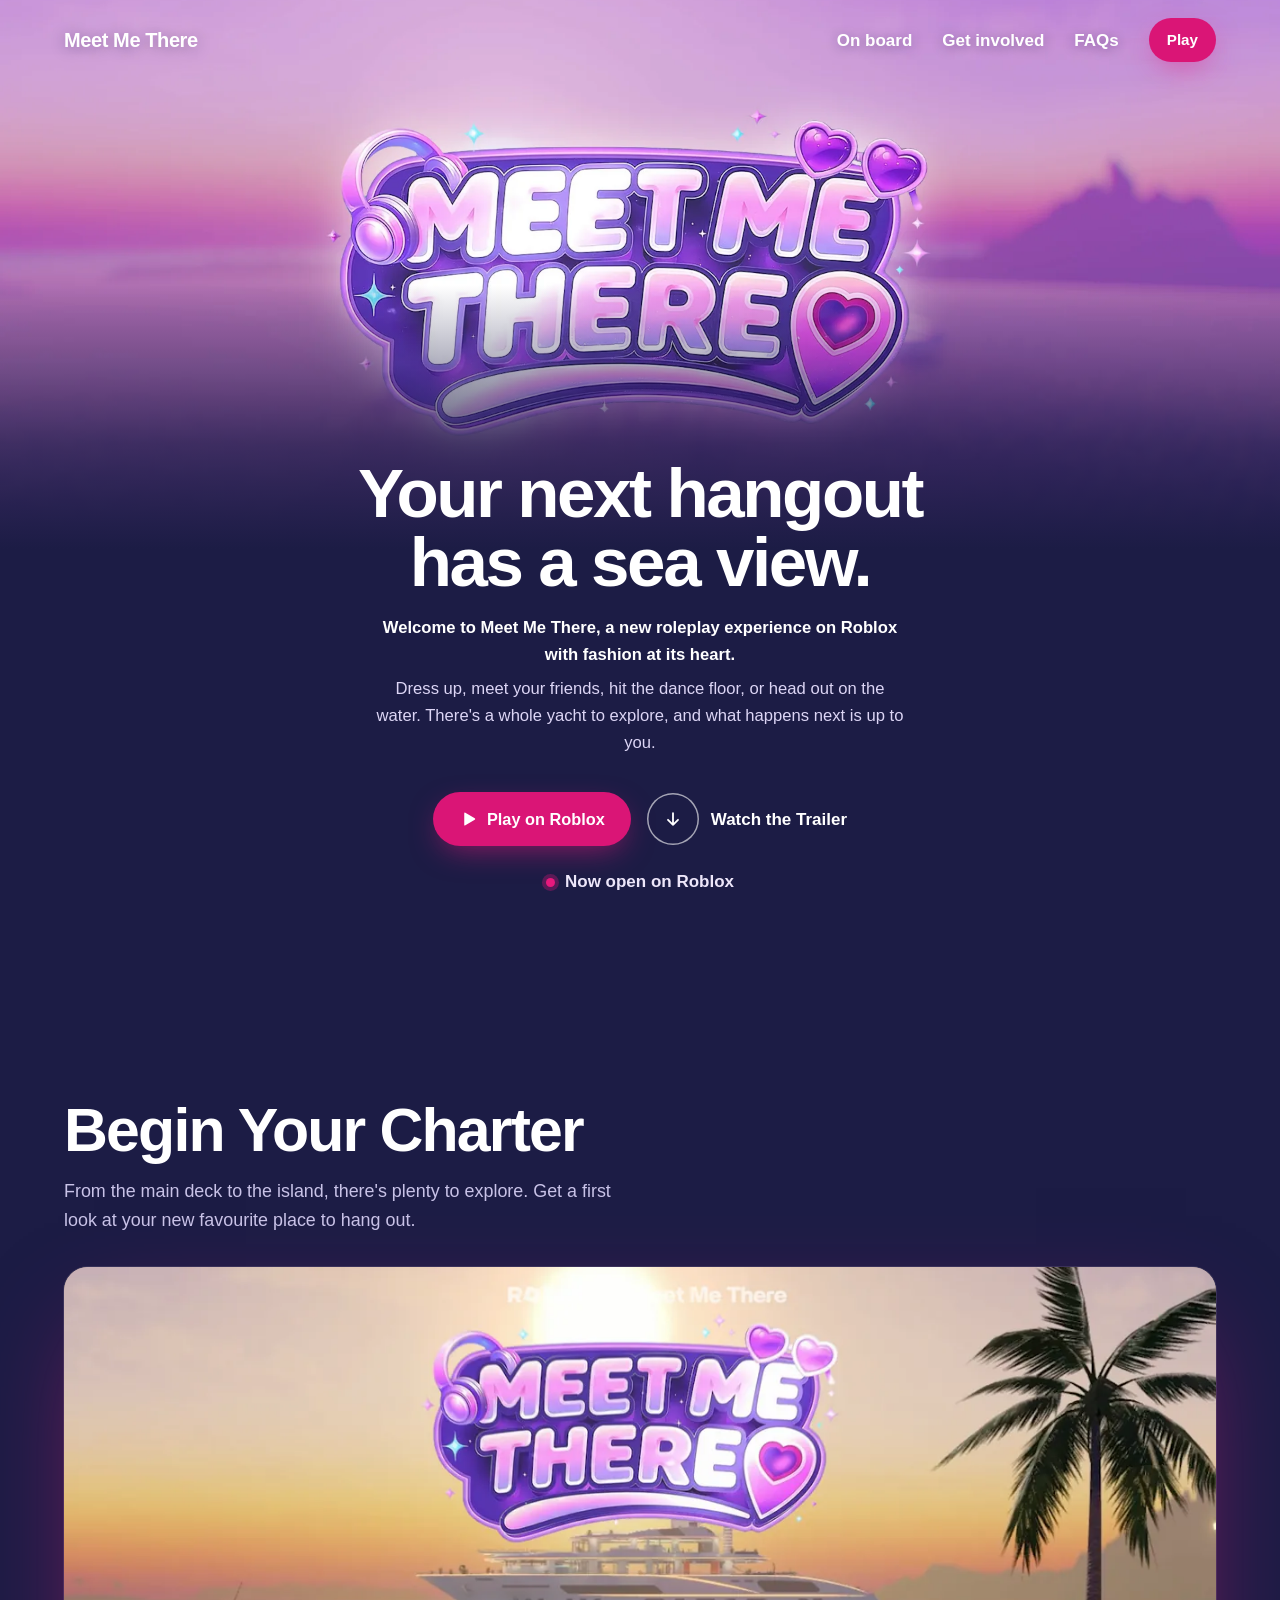
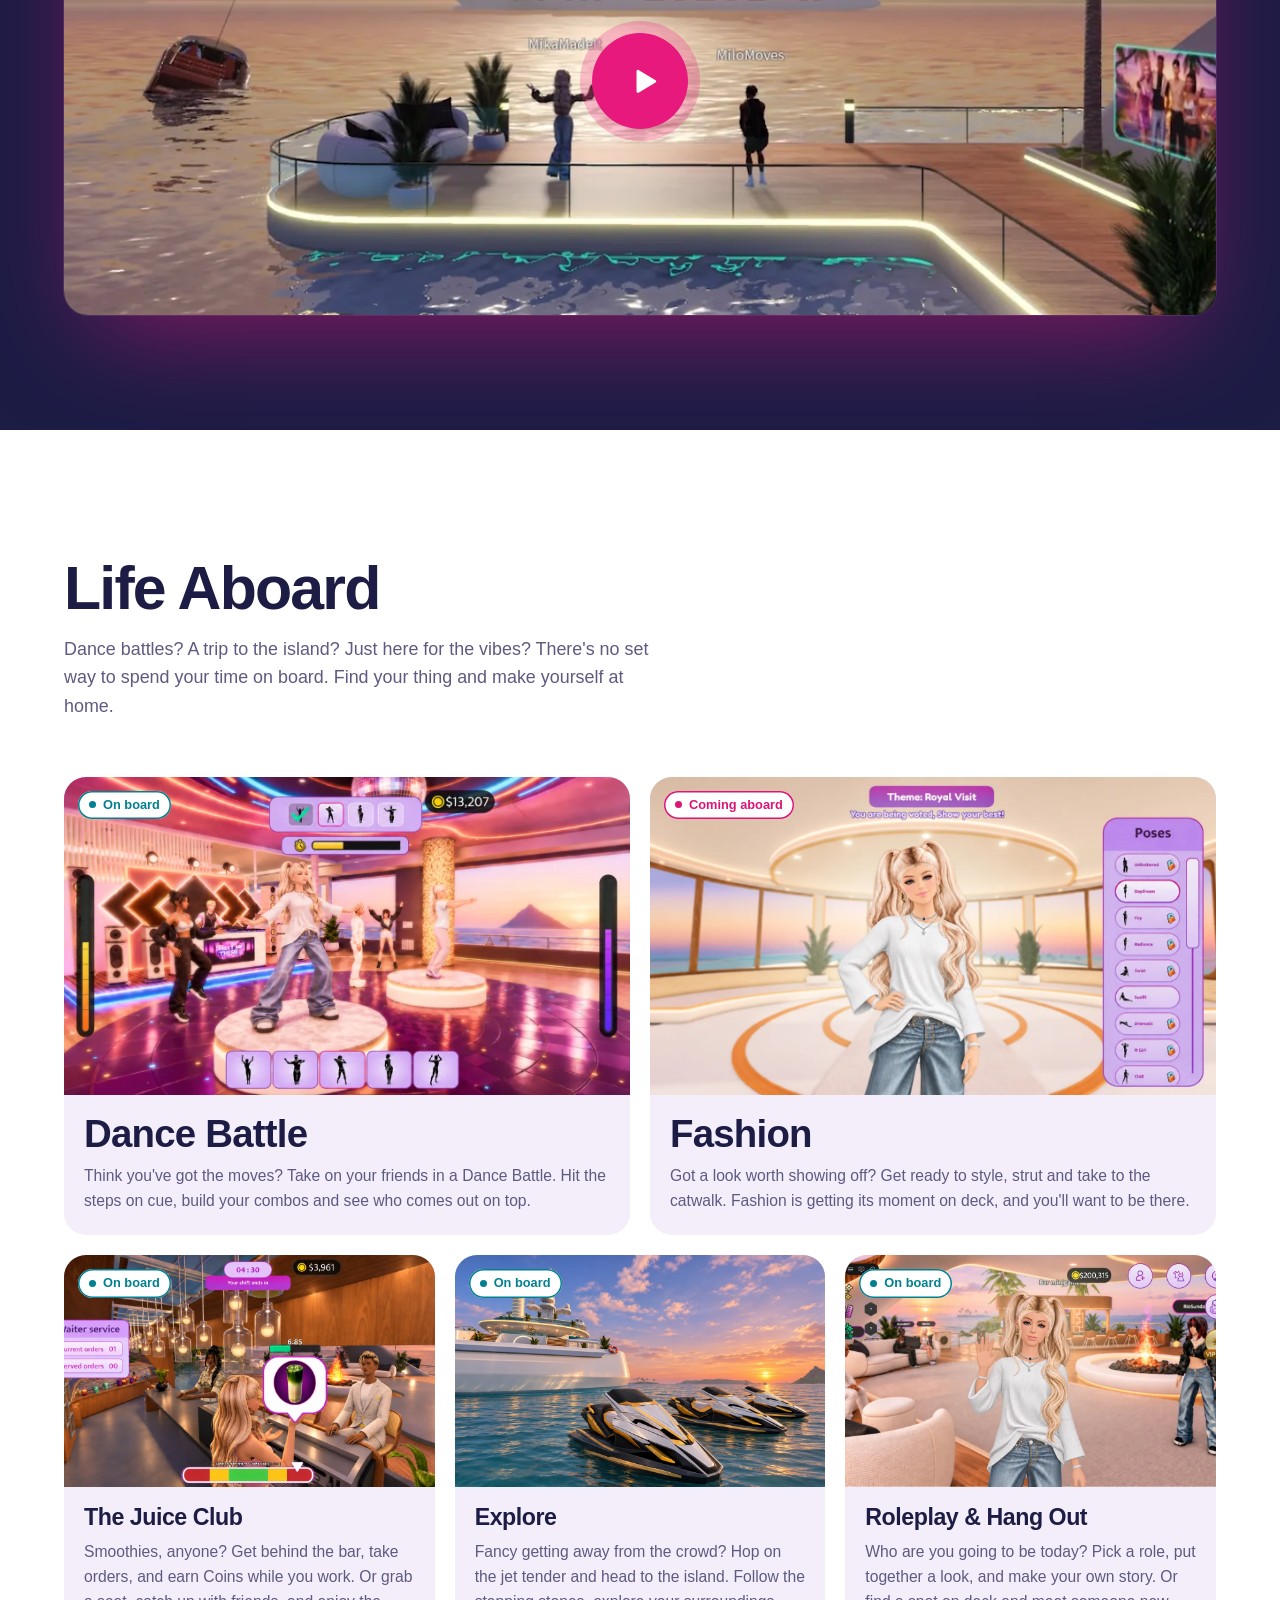
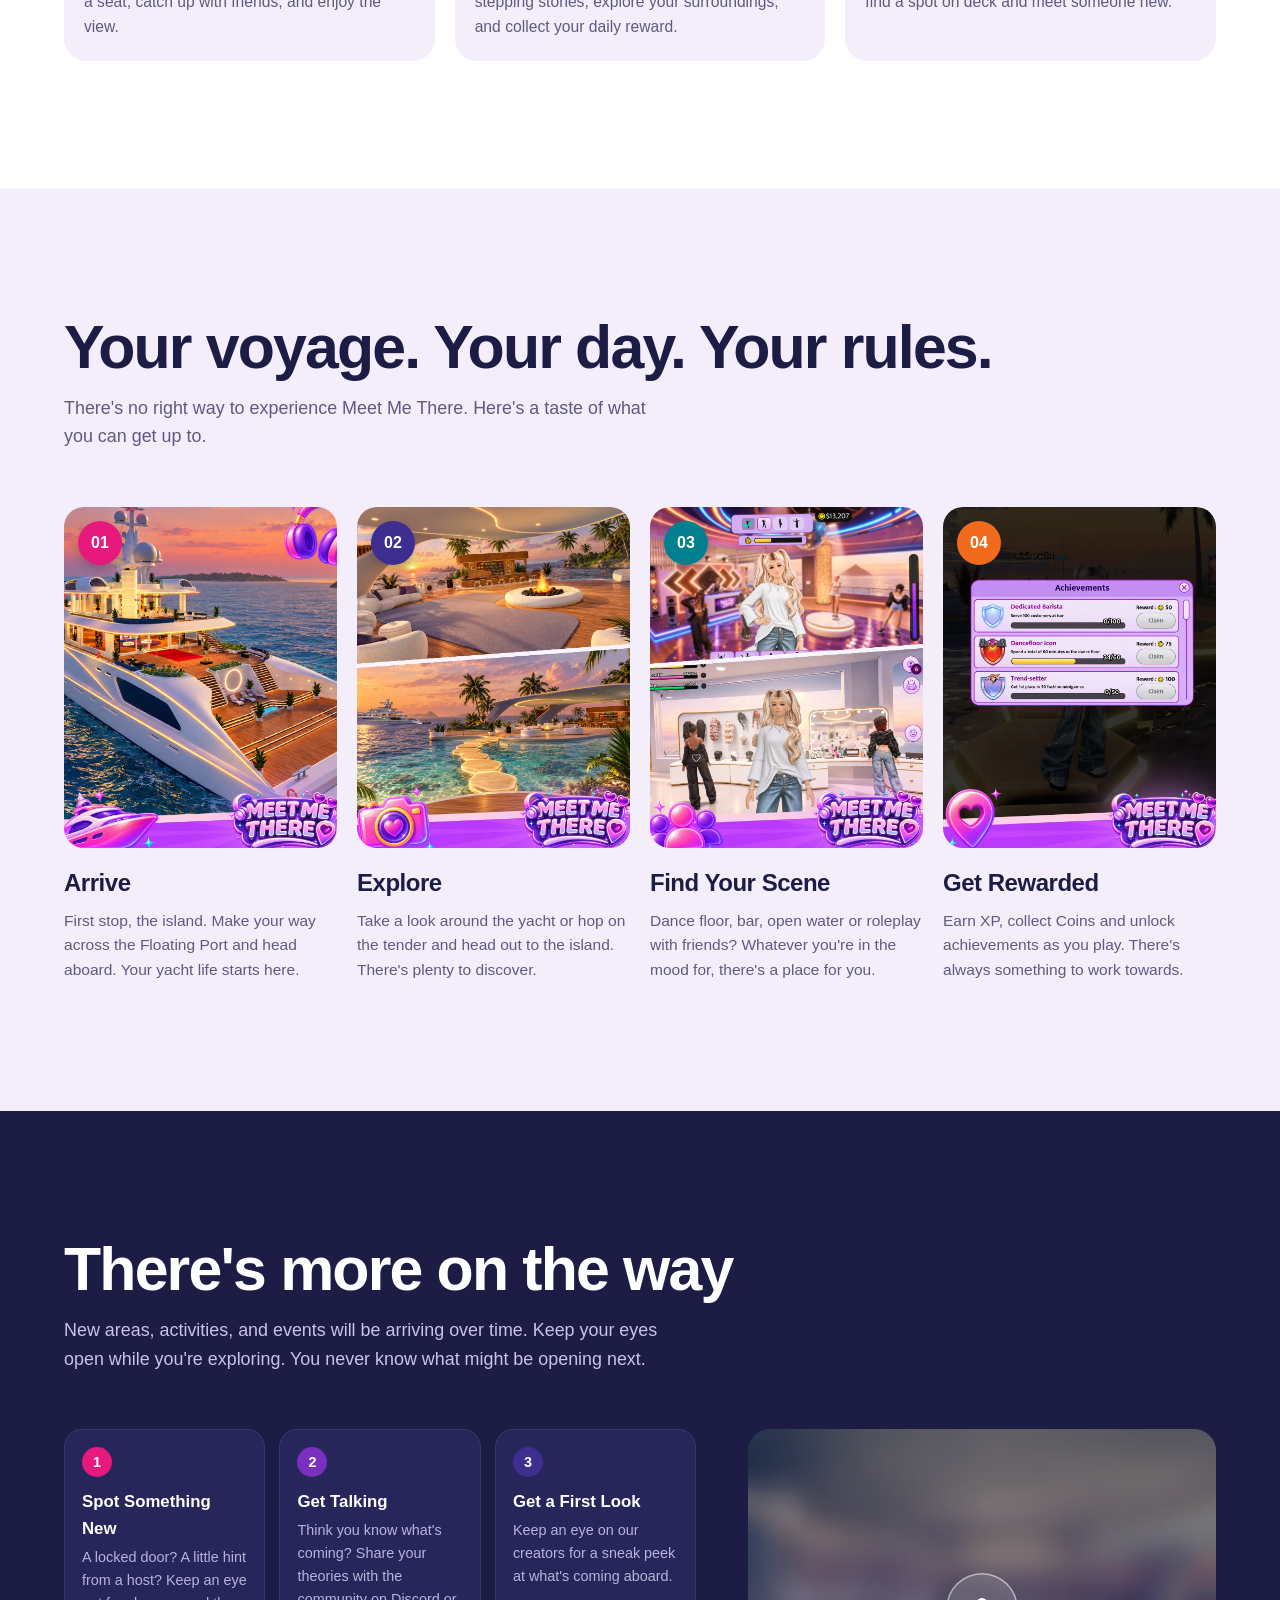
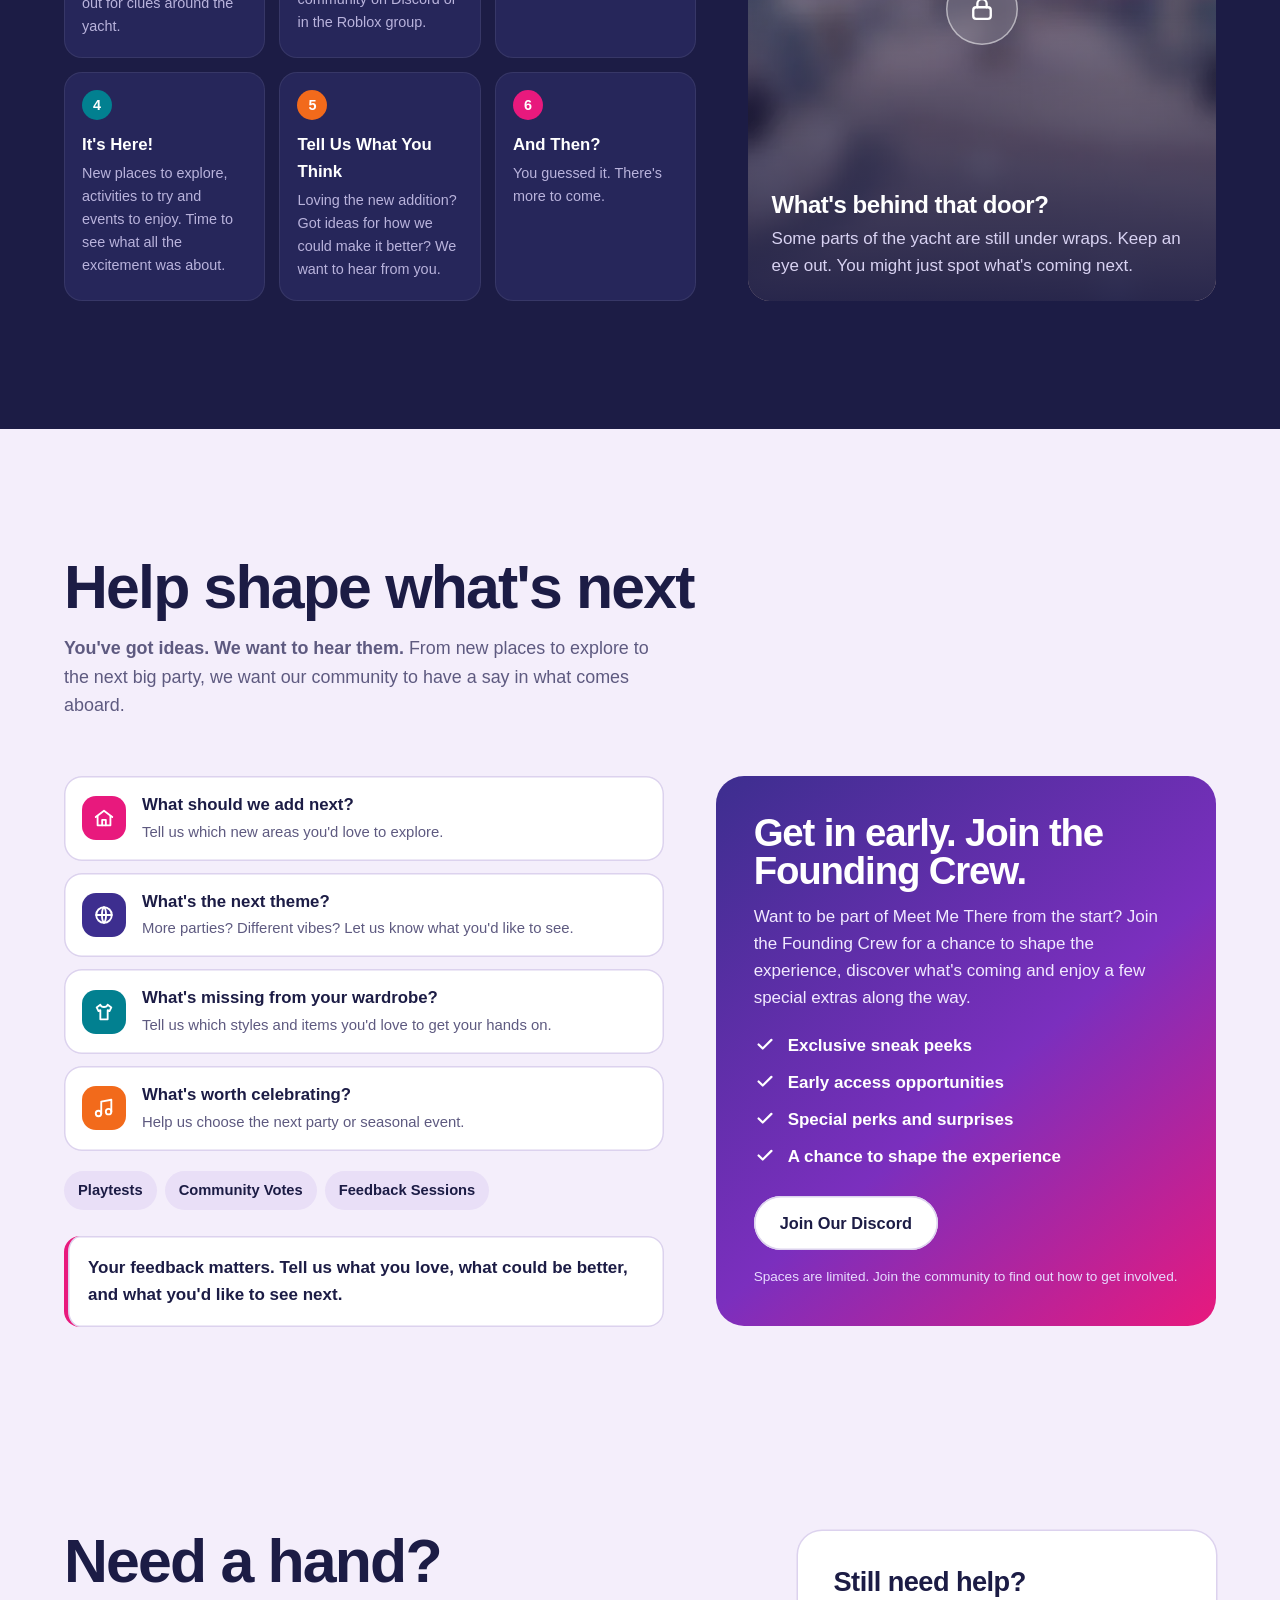
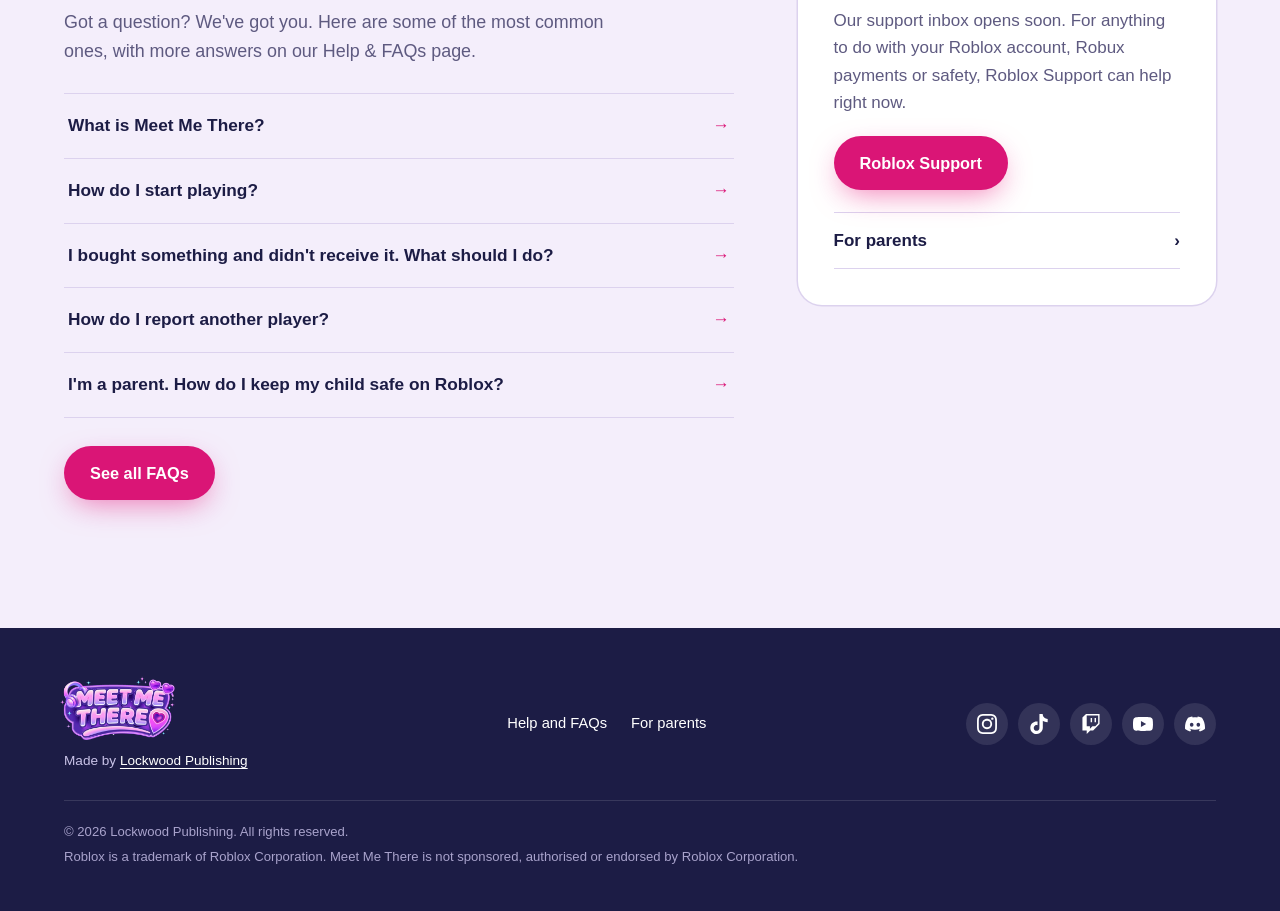
<file: index.html>
<!DOCTYPE html>
<html lang="en">
<head>
<meta charset="utf-8">
<meta name="viewport" content="width=device-width, initial-scale=1, viewport-fit=cover">
<title>Meet Me There | Your next hangout has a sea view</title>
<meta name="description" content="Welcome to Meet Me There, a new roleplay experience on Roblox with fashion at its heart. Dress up, meet your friends, hit the dance floor, or head out on the water.">
<meta name="theme-color" content="#1C1C45">
<meta name="robots" content="index, follow">
<!-- Social previews: og:url and og:image must be full URLs on the live domain -->
<link rel="canonical" href="https://gomeetmethere.com/">
<meta property="og:site_name" content="Meet Me There">
<meta property="og:title" content="Meet Me There">
<meta property="og:url" content="https://gomeetmethere.com/">
<meta property="og:description" content="Your next hangout has a sea view. A new roleplay experience on Roblox with fashion at its heart.">
<meta property="og:type" content="website">
<meta property="og:image" content="https://gomeetmethere.com/assets/img/hero.jpg">
<meta property="og:image:width" content="1920">
<meta property="og:image:height" content="1080">
<meta name="twitter:card" content="summary_large_image">
<link rel="icon" href="data:image/svg+xml,<svg xmlns='http://www.w3.org/2000/svg' viewBox='0 0 64 64'><circle cx='32' cy='32' r='30' fill='%23E8197D'/><path d='M32 46s-14-8.4-14-18a8 8 0 0 1 14-5.3A8 8 0 0 1 46 28c0 9.6-14 18-14 18z' fill='%23fff'/></svg>">
<link rel="preload" href="assets/img/hero.webp" as="image">
<link rel="stylesheet" href="assets/css/styles.css">
</head>
<body id="top">
<a class="skip" href="#main">Skip to content</a>

<header class="hero">
  <nav class="nav" aria-label="Main">
    <a class="home" href="#top">Meet Me There</a>
    <ul>
      <li class="link"><a href="#aboard">On board</a></li>
      <li class="link"><a href="#build">Get involved</a></li>
      <li class="keep"><a href="faq/">FAQs</a></li>
      <!-- Play links come from assets/js/config.js (links.play) and stay hidden until it is set -->
      <li data-link="play" hidden><a class="btn btn-play" href="#">Play</a></li>
    </ul>
  </nav>
  <picture>
    <source srcset="assets/img/hero.webp" type="image/webp">
    <img src="assets/img/hero.jpg" alt="" width="1920" height="1080" fetchpriority="high">
  </picture>
  <div class="hero-inner">
    <h1>Your next hangout has a sea view.</h1>
    <div class="hero-copy">
      <p>Welcome to Meet Me There, a new roleplay experience on Roblox with fashion at its heart.</p>
      <p>Dress up, meet your friends, hit the dance floor, or head out on the water. There's a whole yacht to explore, and what happens next is up to you.</p>
    </div>
    <div class="hero-row">
      <a class="btn btn-play" data-link="play" href="#" hidden>
        <svg viewBox="0 0 24 24" aria-hidden="true"><path fill="currentColor" d="M7 4.5v15a1 1 0 0 0 1.5.86l12.5-7.5a1 1 0 0 0 0-1.72L8.5 3.64A1 1 0 0 0 7 4.5z"/></svg>
        Play on Roblox
      </a>
      <span class="btn btn-soon" data-fallback="play" data-after-launch="Now open on Roblox">Launching 1 December on Roblox</span>
      <a class="down" href="#trailer"><i><svg viewBox="0 0 24 24" fill="none" stroke="currentColor" stroke-width="2.2" stroke-linecap="round" stroke-linejoin="round" aria-hidden="true"><path d="M12 5v14M6 13l6 6 6-6"/></svg></i>Watch the Trailer</a>
    </div>
    <p class="launch" id="launch"><i aria-hidden="true"></i><span data-after-launch="Now open on Roblox">All aboard 1 December 2026</span></p>
  </div>
</header>

<main id="main">

  <section class="trailer" id="trailer" aria-labelledby="trailer-h">
    <div class="trailer-head">
      <h2 id="trailer-h">Begin Your Charter</h2>
      <p class="lede">From the main deck to the island, there's plenty to explore. Get a first look at your new favourite place to hang out.</p>
    </div>
    <div class="frame">
      <video id="trailerVideo" controls playsinline preload="none" poster="assets/video/trailer-poster.webp">
        <source src="assets/video/trailer.webm" type="video/webm">
        <source src="assets/video/trailer.mp4" type="video/mp4">
        Your browser can't play this video. <a href="assets/video/trailer.mp4">Download the trailer</a>.
      </video>
      <button class="cover" id="trailerCover" type="button" aria-label="Play the trailer" hidden>
        <img src="assets/video/trailer-poster.webp" alt="">
        <span><svg viewBox="0 0 24 24" aria-hidden="true"><path d="M7 4.5v15a1 1 0 0 0 1.5.86l12.5-7.5a1 1 0 0 0 0-1.72L8.5 3.64A1 1 0 0 0 7 4.5z"/></svg></span>
      </button>
    </div>
  </section>

  <section class="section aboard-wrap" id="aboard" aria-labelledby="aboard-h">
    <div class="inner">
      <div class="head-row">
        <h2 id="aboard-h">Life Aboard</h2>
        <p class="lede">Dance battles? A trip to the island? Just here for the vibes? There's no set way to spend your time on board. Find your thing and make yourself at home.</p>
      </div>
      <!-- EDIT: each card's status. Use class="pill" with "On board" for open activities and class="pill soon" with "Coming aboard" for teased ones. -->
      <div class="acts">
        <article class="act feature">
          <div class="ph"><img src="assets/img/dance.webp" alt="Players hitting their moves on the yacht dance floor during a Dance Battle" loading="lazy" width="1280" height="720"><span class="pill">On board</span></div>
          <div class="body"><h3>Dance Battle</h3><p>Think you've got the moves? Take on your friends in a Dance Battle. Hit the steps on cue, build your combos and see who comes out on top.</p></div>
        </article>
        <article class="act feature">
          <div class="ph"><img src="assets/img/scene.webp" alt="A player striking a pose in front of the fashion show voters" loading="lazy" width="1280" height="720"><span class="pill soon">Coming aboard</span></div>
          <div class="body"><h3>Fashion</h3><p>Got a look worth showing off? Get ready to style, strut and take to the catwalk. Fashion is getting its moment on deck, and you'll want to be there.</p></div>
        </article>
        <article class="act">
          <div class="ph"><img src="assets/img/bar-shift.webp" alt="A player serving a smoothie to customers during a shift at the juice bar" loading="lazy" width="1280" height="720"><span class="pill">On board</span></div>
          <div class="body"><h3>The Juice Club</h3><p>Smoothies, anyone? Get behind the bar, take orders, and earn Coins while you work. Or grab a seat, catch up with friends, and enjoy the view.</p></div>
        </article>
        <article class="act">
          <div class="ph"><img src="assets/img/stones.webp" alt="Jet skis waiting beside the yacht at sunset, with the island on the horizon" loading="lazy" width="1280" height="720"><span class="pill">On board</span></div>
          <div class="body"><h3>Explore</h3><p>Fancy getting away from the crowd? Hop on the jet tender and head to the island. Follow the stepping stones, explore your surroundings, and collect your daily reward.</p></div>
        </article>
        <article class="act">
          <div class="ph"><img src="assets/img/arrive.webp" alt="A player waving hello while others hang out by the fire pit on deck" loading="lazy" width="1280" height="720"><span class="pill">On board</span></div>
          <div class="body"><h3>Roleplay &amp; Hang Out</h3><p>Who are you going to be today? Pick a role, put together a look, and make your own story. Or find a spot on deck and meet someone new.</p></div>
        </article>
      </div>
    </div>
  </section>

  <section class="section" aria-labelledby="journey-h">
    <div class="inner">
      <div class="head-row">
        <h2 id="journey-h">Your voyage. Your day. Your rules.</h2>
        <p class="lede">There's no right way to experience Meet Me There. Here's a taste of what you can get up to.</p>
      </div>
      <ol class="journey">
        <li style="--c:var(--magenta)"><div class="shot"><img src="assets/img/voyage-arrive.webp" alt="The Meet Me There superyacht at sunset, with the Meet Me There logo" loading="lazy"></div><span class="num" aria-hidden="true">01</span><h3>Arrive</h3><p>First stop, the island. Make your way across the Floating Port and head aboard. Your yacht life starts here.</p></li>
        <li style="--c:var(--purple)"><div class="shot"><img src="assets/img/voyage-explore.webp" alt="The yacht's sunset lounge deck, and stepping stones across the lagoon to the island" loading="lazy"></div><span class="num" aria-hidden="true">02</span><h3>Explore</h3><p>Take a look around the yacht or hop on the tender and head out to the island. There's plenty to discover.</p></li>
        <li style="--c:var(--teal)"><div class="shot"><img src="assets/img/voyage-scene.webp" alt="A player on the neon dance floor, and friends trying on looks in the beauty salon" loading="lazy"></div><span class="num" aria-hidden="true">03</span><h3>Find Your Scene</h3><p>Dance floor, bar, open water or roleplay with friends? Whatever you're in the mood for, there's a place for you.</p></li>
        <li style="--c:var(--orange)"><div class="shot"><img src="assets/img/voyage-rewards.webp" alt="The Achievements panel with rewards to claim for Dedicated Barista, Dancefloor Icon and Trend-setter" loading="lazy"></div><span class="num" aria-hidden="true">04</span><h3>Get Rewarded</h3><p>Earn XP, collect Coins and unlock achievements as you play. There's always something to work towards.</p></li>
      </ol>
    </div>
  </section>

  <section class="section opening" id="opening" aria-labelledby="opening-h">
    <div class="inner">
      <div class="head-row">
        <h2 id="opening-h">There's more on the way</h2>
        <p class="lede">New areas, activities, and events will be arriving over time. Keep your eyes open while you're exploring. You never know what might be opening next.</p>
      </div>
      <div class="open-grid">
        <ol class="rhythm" aria-label="How new things arrive">
          <li style="--c:var(--magenta)"><b>Spot Something New</b><span>A locked door? A little hint from a host? Keep an eye out for clues around the yacht.</span></li>
          <li style="--c:var(--violet)"><b>Get Talking</b><span>Think you know what's coming? Share your theories with the community on Discord or in the Roblox group.</span></li>
          <li style="--c:var(--purple)"><b>Get a First Look</b><span>Keep an eye on our creators for a sneak peek at what's coming aboard.</span></li>
          <li style="--c:var(--teal)"><b>It's Here!</b><span>New places to explore, activities to try and events to enjoy. Time to see what all the excitement was about.</span></li>
          <li style="--c:var(--orange)"><b>Tell Us What You Think</b><span>Loving the new addition? Got ideas for how we could make it better? We want to hear from you.</span></li>
          <li style="--c:var(--magenta)"><b>And Then?</b><span>You guessed it. There's more to come.</span></li>
        </ol>
        <div class="teaser">
          <img src="assets/img/teaser.webp" alt="" loading="lazy">
          <span class="lock" aria-hidden="true"><svg viewBox="0 0 24 24" fill="none" stroke="#fff" stroke-width="2" stroke-linecap="round" stroke-linejoin="round"><rect x="4.5" y="10.5" width="15" height="10" rx="2.5"/><path d="M8 10.5V7.5a4 4 0 0 1 8 0v3"/></svg></span>
          <div class="cap"><b>What's behind that door?</b><span>Some parts of the yacht are still under wraps. Keep an eye out. You might just spot what's coming next.</span></div>
        </div>
      </div>
    </div>
  </section>

  <section class="section" id="build" aria-labelledby="build-h">
    <div class="inner">
      <div class="head-row">
        <h2 id="build-h">Help shape what's next</h2>
        <p class="lede"><strong>You've got ideas. We want to hear them.</strong> From new places to explore to the next big party, we want our community to have a say in what comes aboard.</p>
      </div>
      <div class="build-grid">
        <div>
          <div class="votes">
            <div class="vote" style="--c:var(--magenta)"><span class="ic" aria-hidden="true"><svg viewBox="0 0 24 24" fill="none" stroke="currentColor" stroke-width="2" stroke-linecap="round" stroke-linejoin="round"><path d="M3 11l9-7 9 7"/><path d="M5 10v10h14V10"/><path d="M10 20v-6h4v6"/></svg></span><span><b>What should we add next?</b><small>Tell us which new areas you'd love to explore.</small></span></div>
            <div class="vote" style="--c:var(--purple)"><span class="ic" aria-hidden="true"><svg viewBox="0 0 24 24" fill="none" stroke="currentColor" stroke-width="2" stroke-linecap="round" stroke-linejoin="round"><circle cx="12" cy="12" r="8.5"/><path d="M12 3.5c3 3 3 14 0 17M12 3.5c-3 3-3 14 0 17M3.5 12h17"/></svg></span><span><b>What's the next theme?</b><small>More parties? Different vibes? Let us know what you'd like to see.</small></span></div>
            <div class="vote" style="--c:var(--teal)"><span class="ic" aria-hidden="true"><svg viewBox="0 0 24 24" fill="none" stroke="currentColor" stroke-width="2" stroke-linecap="round" stroke-linejoin="round"><path d="M8 4l-4 3 2 4 2-1v10h8V10l2 1 2-4-4-3c-.5 1.5-2 2.5-4 2.5S8.5 5.5 8 4z"/></svg></span><span><b>What's missing from your wardrobe?</b><small>Tell us which styles and items you'd love to get your hands on.</small></span></div>
            <div class="vote" style="--c:var(--orange)"><span class="ic" aria-hidden="true"><svg viewBox="0 0 24 24" fill="none" stroke="currentColor" stroke-width="2" stroke-linecap="round" stroke-linejoin="round"><path d="M9 18V5l11-2v13"/><circle cx="6" cy="18" r="3"/><circle cx="17" cy="16" r="3"/></svg></span><span><b>What's worth celebrating?</b><small>Help us choose the next party or seasonal event.</small></span></div>
          </div>
          <ul class="ways" aria-label="Ways to take part"><li>Playtests</li><li>Community Votes</li><li>Feedback Sessions</li></ul>
          <p class="closing">Your feedback matters. Tell us what you love, what could be better, and what you'd like to see next.</p>
        </div>
        <!-- EDIT: Founding Crew benefits are subject to final approval -->
        <aside class="crewcard" aria-labelledby="crew-h">
          <h3 id="crew-h">Get in early. Join the Founding Crew.</h3>
          <p>Want to be part of Meet Me There from the start? Join the Founding Crew for a chance to shape the experience, discover what's coming and enjoy a few special extras along the way.</p>
          <ul>
            <li><svg viewBox="0 0 24 24" fill="none" stroke="#fff" stroke-width="2.4" stroke-linecap="round" stroke-linejoin="round" aria-hidden="true"><path d="M5 12.5l4.5 4.5L19 7.5"/></svg>Exclusive sneak peeks</li>
            <li><svg viewBox="0 0 24 24" fill="none" stroke="#fff" stroke-width="2.4" stroke-linecap="round" stroke-linejoin="round" aria-hidden="true"><path d="M5 12.5l4.5 4.5L19 7.5"/></svg>Early access opportunities</li>
            <li><svg viewBox="0 0 24 24" fill="none" stroke="#fff" stroke-width="2.4" stroke-linecap="round" stroke-linejoin="round" aria-hidden="true"><path d="M5 12.5l4.5 4.5L19 7.5"/></svg>Special perks and surprises</li>
            <li><svg viewBox="0 0 24 24" fill="none" stroke="#fff" stroke-width="2.4" stroke-linecap="round" stroke-linejoin="round" aria-hidden="true"><path d="M5 12.5l4.5 4.5L19 7.5"/></svg>A chance to shape the experience</li>
          </ul>
          <div class="hero-actions">
            <!-- Community links come from assets/js/config.js (links.discord, links.group) -->
            <a class="btn btn-line" data-link="discord" href="#" hidden>Join Our Discord</a>
            <a class="btn btn-ghost" data-link="group" href="#" hidden>Join the Roblox Group</a>
          </div>
          <small data-link="discord group" hidden>Spaces are limited. Join the community to find out how to get involved.</small>
          <small data-fallback="discord group">Spaces are limited. Our Discord and Roblox group open soon, and that's where we'll share how to get involved.</small>
        </aside>
      </div>
    </div>
  </section>

  <section class="help" id="help" aria-labelledby="help-h">
    <div>
      <h2 id="help-h">Need a hand?</h2>
      <p class="lede">Got a question? We've got you. Here are some of the most common ones, with more answers on our Help &amp; FAQs page.</p>
      <ul class="faq-links">
        <li><a href="faq/#what-is-meet-me-there">What is Meet Me There?</a></li>
        <li><a href="faq/#how-to-play">How do I start playing?</a></li>
        <li><a href="faq/#missing-purchase">I bought something and didn't receive it. What should I do?</a></li>
        <li><a href="faq/#report-player">How do I report another player?</a></li>
        <li><a href="faq/#parents">I'm a parent. How do I keep my child safe on Roblox?</a></li>
      </ul>
      <a class="btn btn-play" href="faq/">See all FAQs</a>
    </div>

    <aside class="contact" aria-labelledby="contact-h">
      <h3 id="contact-h">Still need help?</h3>
      <div data-link="support" hidden>
        <p>Something not working? Get in touch with our support team. Include your Roblox username and a quick description of the issue so we can help.</p>
        <a class="btn btn-play" href="#">Email Support</a>
      </div>
      <div data-fallback="support">
        <p>Our support inbox opens soon. For anything to do with your Roblox account, Robux payments or safety, Roblox Support can help right now.</p>
        <a class="btn btn-play" href="https://www.roblox.com/support" target="_blank" rel="noopener">Roblox Support</a>
      </div>
      <ul>
        <li data-link="terms" hidden><a href="#">Terms of Service<span aria-hidden="true">›</span></a></li>
        <li data-link="privacy" hidden><a href="#">Privacy Policy<span aria-hidden="true">›</span></a></li>
        <li><a href="faq/#parents">For parents<span aria-hidden="true">›</span></a></li>
      </ul>
    </aside>
  </section>
</main>

<footer>
  <div class="foot">
    <div class="by"><a class="home" href="#top"><img src="assets/img/logo.webp" alt="Meet Me There, back to top" width="433" height="240" loading="lazy"></a><span>Made by <a href="https://www.lockwood-publishing.com" target="_blank" rel="noopener">Lockwood Publishing</a></span></div>
    <ul>
      <li><a href="faq/">Help and FAQs</a></li>
      <li><a href="faq/#parents">For parents</a></li>
      <li data-link="terms" hidden><a href="#">Terms of Service</a></li>
      <li data-link="privacy" hidden><a href="#">Privacy Policy</a></li>
      <li data-link="support" hidden><a href="#">Contact us</a></li>
    </ul>
    <!-- Social links. Icons from Simple Icons (CC0). -->
    <ul class="social" aria-label="Meet Me There on social media">
      <li><a href="https://www.instagram.com/gomeetmethere/" target="_blank" rel="noopener" aria-label="Instagram"><svg viewBox="0 0 24 24" aria-hidden="true" focusable="false"><path d="M7.0301.084c-1.2768.0602-2.1487.264-2.911.5634-.7888.3075-1.4575.72-2.1228 1.3877-.6652.6677-1.075 1.3368-1.3802 2.127-.2954.7638-.4956 1.6365-.552 2.914-.0564 1.2775-.0689 1.6882-.0626 4.947.0062 3.2586.0206 3.6671.0825 4.9473.061 1.2765.264 2.1482.5635 2.9107.308.7889.72 1.4573 1.388 2.1228.6679.6655 1.3365 1.0743 2.1285 1.38.7632.295 1.6361.4961 2.9134.552 1.2773.056 1.6884.069 4.9462.0627 3.2578-.0062 3.668-.0207 4.9478-.0814 1.28-.0607 2.147-.2652 2.9098-.5633.7889-.3086 1.4578-.72 2.1228-1.3881.665-.6682 1.0745-1.3378 1.3795-2.1284.2957-.7632.4966-1.636.552-2.9124.056-1.2809.0692-1.6898.063-4.948-.0063-3.2583-.021-3.6668-.0817-4.9465-.0607-1.2797-.264-2.1487-.5633-2.9117-.3084-.7889-.72-1.4568-1.3876-2.1228C21.2982 1.33 20.628.9208 19.8378.6165 19.074.321 18.2017.1197 16.9244.0645 15.6471.0093 15.236-.005 11.977.0014 8.718.0076 8.31.0215 7.0301.0839m.1402 21.6932c-1.17-.0509-1.8053-.2453-2.2287-.408-.5606-.216-.96-.4771-1.3819-.895-.422-.4178-.6811-.8186-.9-1.378-.1644-.4234-.3624-1.058-.4171-2.228-.0595-1.2645-.072-1.6442-.079-4.848-.007-3.2037.0053-3.583.0607-4.848.05-1.169.2456-1.805.408-2.2282.216-.5613.4762-.96.895-1.3816.4188-.4217.8184-.6814 1.3783-.9003.423-.1651 1.0575-.3614 2.227-.4171 1.2655-.06 1.6447-.072 4.848-.079 3.2033-.007 3.5835.005 4.8495.0608 1.169.0508 1.8053.2445 2.228.408.5608.216.96.4754 1.3816.895.4217.4194.6816.8176.9005 1.3787.1653.4217.3617 1.056.4169 2.2263.0602 1.2655.0739 1.645.0796 4.848.0058 3.203-.0055 3.5834-.061 4.848-.051 1.17-.245 1.8055-.408 2.2294-.216.5604-.4763.96-.8954 1.3814-.419.4215-.8181.6811-1.3783.9-.4224.1649-1.0577.3617-2.2262.4174-1.2656.0595-1.6448.072-4.8493.079-3.2045.007-3.5825-.006-4.848-.0608M16.953 5.5864A1.44 1.44 0 1 0 18.39 4.144a1.44 1.44 0 0 0-1.437 1.4424M5.8385 12.012c.0067 3.4032 2.7706 6.1557 6.173 6.1493 3.4026-.0065 6.157-2.7701 6.1506-6.1733-.0065-3.4032-2.771-6.1565-6.174-6.1498-3.403.0067-6.156 2.771-6.1496 6.1738M8 12.0077a4 4 0 1 1 4.008 3.9921A3.9996 3.9996 0 0 1 8 12.0077"/></svg></a></li>
      <li><a href="https://www.tiktok.com/@gomeetmethere" target="_blank" rel="noopener" aria-label="TikTok"><svg viewBox="0 0 24 24" aria-hidden="true" focusable="false"><path d="M12.525.02c1.31-.02 2.61-.01 3.91-.02.08 1.53.63 3.09 1.75 4.17 1.12 1.11 2.7 1.62 4.24 1.79v4.03c-1.44-.05-2.89-.35-4.2-.97-.57-.26-1.1-.59-1.62-.93-.01 2.92.01 5.84-.02 8.75-.08 1.4-.54 2.79-1.35 3.94-1.31 1.92-3.58 3.17-5.91 3.21-1.43.08-2.86-.31-4.08-1.03-2.02-1.19-3.44-3.37-3.65-5.71-.02-.5-.03-1-.01-1.49.18-1.9 1.12-3.72 2.58-4.96 1.66-1.44 3.98-2.13 6.15-1.72.02 1.48-.04 2.96-.04 4.44-.99-.32-2.15-.23-3.02.37-.63.41-1.11 1.04-1.36 1.75-.21.51-.15 1.07-.14 1.61.24 1.64 1.82 3.02 3.5 2.87 1.12-.01 2.19-.66 2.77-1.61.19-.33.4-.67.41-1.06.1-1.79.06-3.57.07-5.36.01-4.03-.01-8.05.02-12.07z"/></svg></a></li>
      <li><a href="https://www.twitch.tv/gomeetmethere" target="_blank" rel="noopener" aria-label="Twitch"><svg viewBox="0 0 24 24" aria-hidden="true" focusable="false"><path d="M11.571 4.714h1.715v5.143H11.57zm4.715 0H18v5.143h-1.714zM6 0L1.714 4.286v15.428h5.143V24l4.286-4.286h3.428L22.286 12V0zm14.571 11.143l-3.428 3.428h-3.429l-3 3v-3H6.857V1.714h13.714Z"/></svg></a></li>
      <li><a href="https://www.youtube.com/@gomeetmethere" target="_blank" rel="noopener" aria-label="YouTube"><svg viewBox="0 0 24 24" aria-hidden="true" focusable="false"><path d="M23.498 6.186a3.016 3.016 0 0 0-2.122-2.136C19.505 3.545 12 3.545 12 3.545s-7.505 0-9.377.505A3.017 3.017 0 0 0 .502 6.186C0 8.07 0 12 0 12s0 3.93.502 5.814a3.016 3.016 0 0 0 2.122 2.136c1.871.505 9.376.505 9.376.505s7.505 0 9.377-.505a3.015 3.015 0 0 0 2.122-2.136C24 15.93 24 12 24 12s0-3.93-.502-5.814zM9.545 15.568V8.432L15.818 12l-6.273 3.568z"/></svg></a></li>
      <li><a href="https://discord.gg/BKfU8xBUXA" target="_blank" rel="noopener" aria-label="Discord"><svg viewBox="0 0 24 24" aria-hidden="true" focusable="false"><path d="M20.317 4.3698a19.7913 19.7913 0 00-4.8851-1.5152.0741.0741 0 00-.0785.0371c-.211.3753-.4447.8648-.6083 1.2495-1.8447-.2762-3.68-.2762-5.4868 0-.1636-.3933-.4058-.8742-.6177-1.2495a.077.077 0 00-.0785-.037 19.7363 19.7363 0 00-4.8852 1.515.0699.0699 0 00-.0321.0277C.5334 9.0458-.319 13.5799.0992 18.0578a.0824.0824 0 00.0312.0561c2.0528 1.5076 4.0413 2.4228 5.9929 3.0294a.0777.0777 0 00.0842-.0276c.4616-.6304.8731-1.2952 1.226-1.9942a.076.076 0 00-.0416-.1057c-.6528-.2476-1.2743-.5495-1.8722-.8923a.077.077 0 01-.0076-.1277c.1258-.0943.2517-.1923.3718-.2914a.0743.0743 0 01.0776-.0105c3.9278 1.7933 8.18 1.7933 12.0614 0a.0739.0739 0 01.0785.0095c.1202.099.246.1981.3728.2924a.077.077 0 01-.0066.1276 12.2986 12.2986 0 01-1.873.8914.0766.0766 0 00-.0407.1067c.3604.698.7719 1.3628 1.225 1.9932a.076.076 0 00.0842.0286c1.961-.6067 3.9495-1.5219 6.0023-3.0294a.077.077 0 00.0313-.0552c.5004-5.177-.8382-9.6739-3.5485-13.6604a.061.061 0 00-.0312-.0286zM8.02 15.3312c-1.1825 0-2.1569-1.0857-2.1569-2.419 0-1.3332.9555-2.4189 2.157-2.4189 1.2108 0 2.1757 1.0952 2.1568 2.419 0 1.3332-.9555 2.4189-2.1569 2.4189zm7.9748 0c-1.1825 0-2.1569-1.0857-2.1569-2.419 0-1.3332.9554-2.4189 2.1569-2.4189 1.2108 0 2.1757 1.0952 2.1568 2.419 0 1.3332-.946 2.4189-2.1568 2.4189Z"/></svg></a></li>
    </ul>
  </div>
  <div class="legal">
    <p>&copy; <span id="year">2026</span> Lockwood Publishing. All rights reserved.</p>
    <p>Roblox is a trademark of Roblox Corporation. Meet Me There is not sponsored, authorised or endorsed by Roblox Corporation.</p>
  </div>
</footer>

<script src="assets/js/config.js" defer></script>
<script src="assets/js/main.js" defer></script>
</body>
</html>
</file>
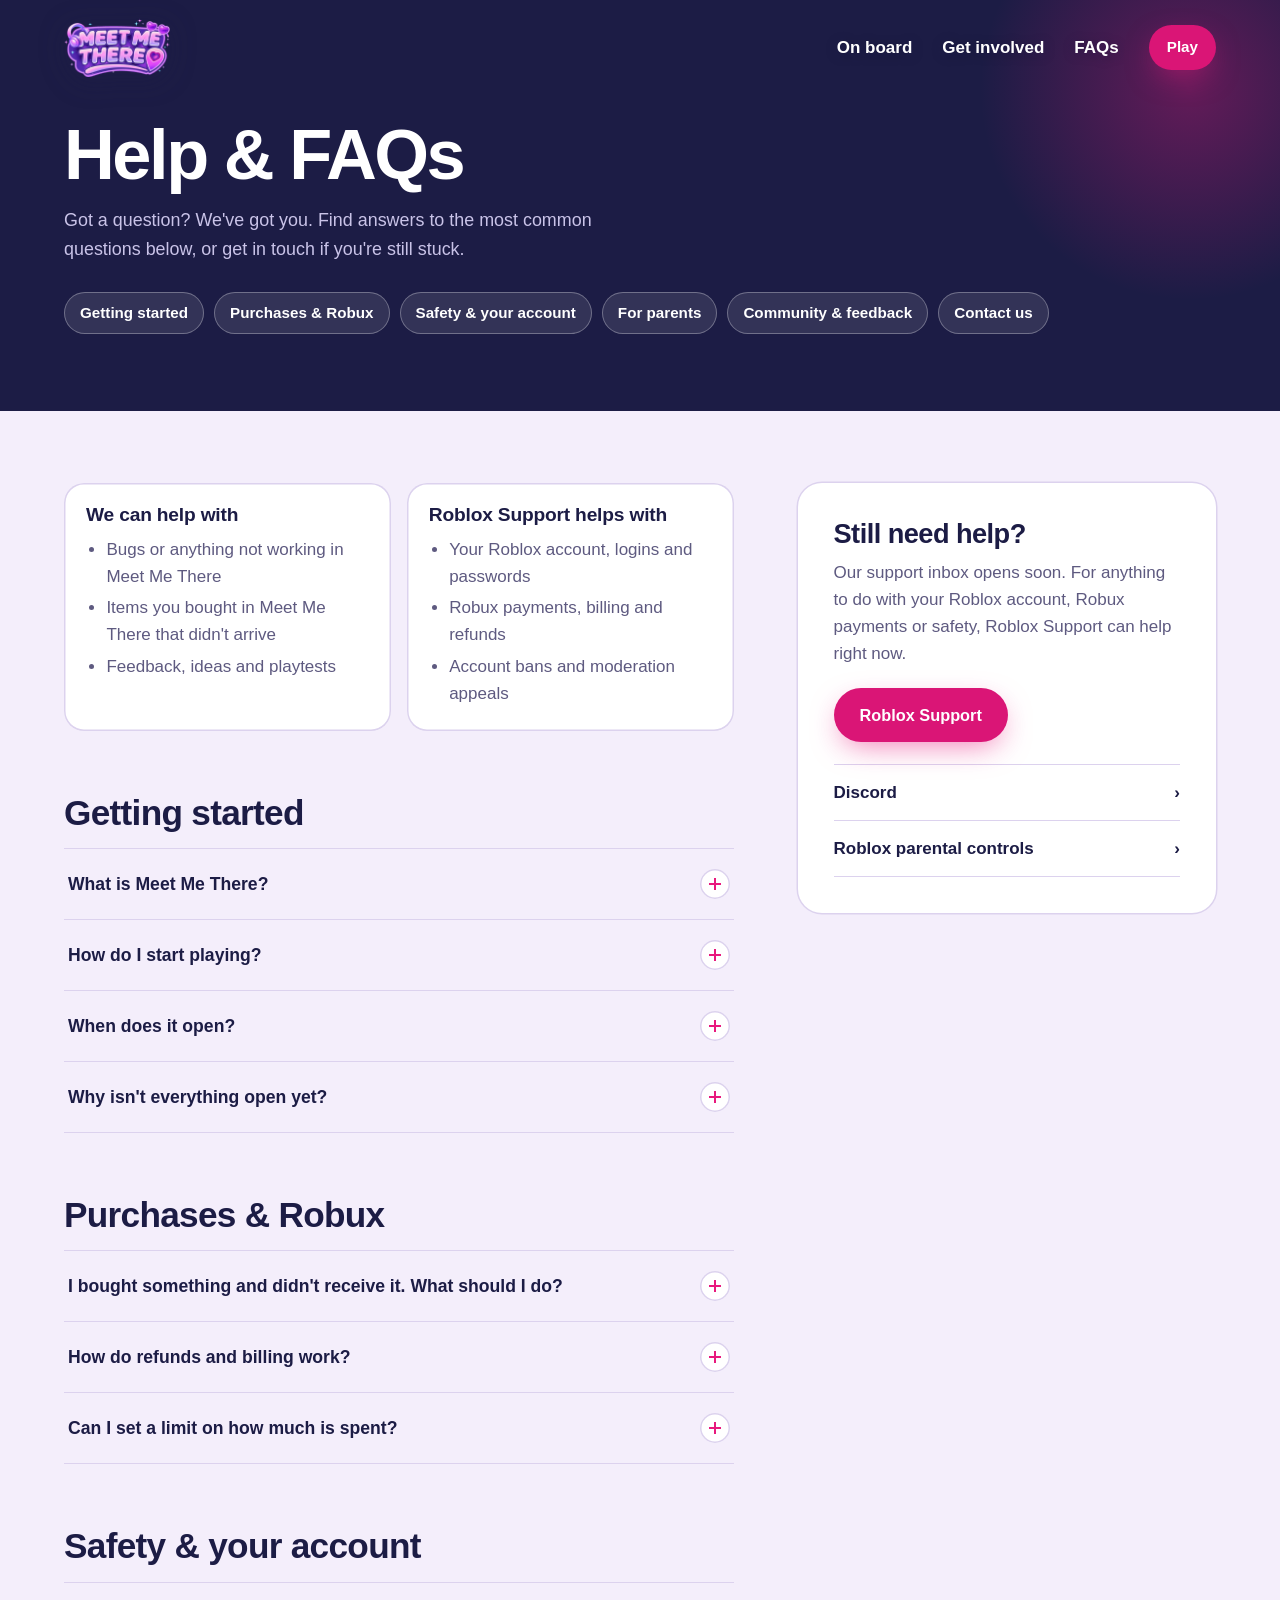
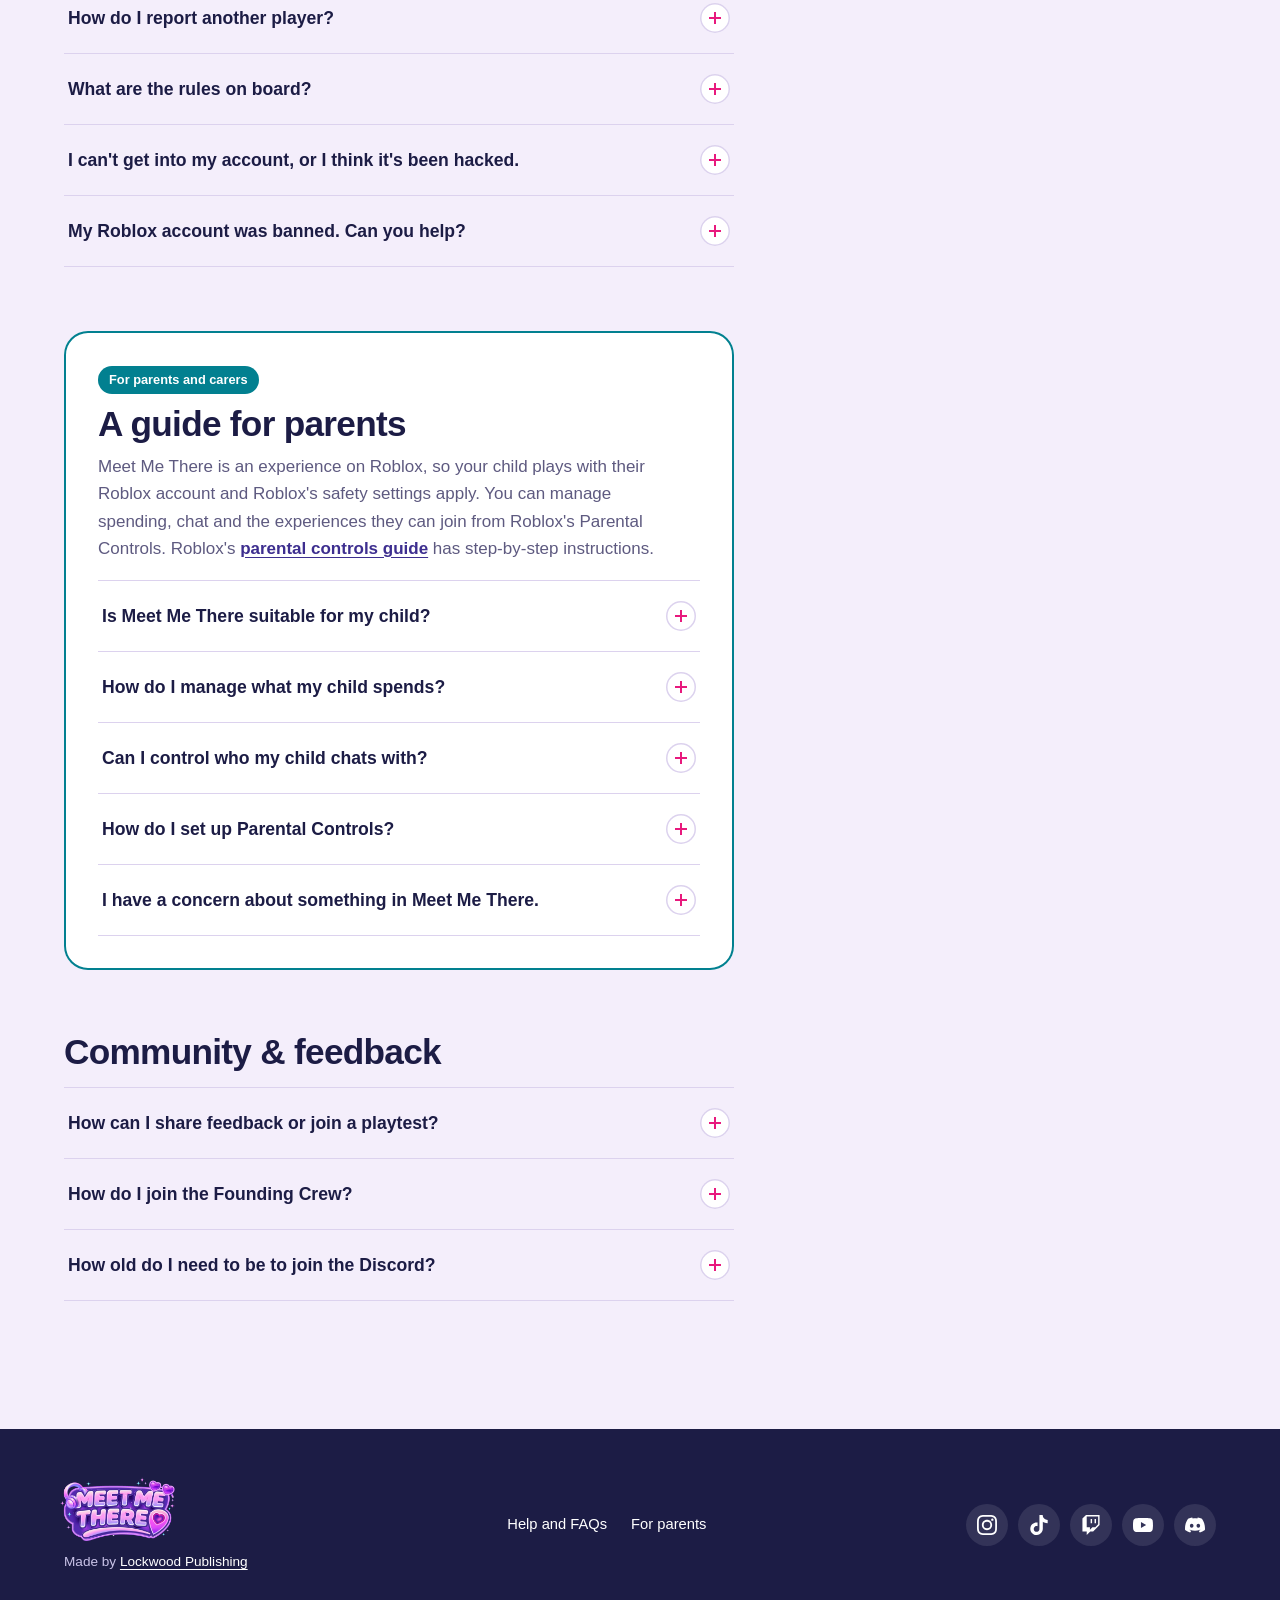
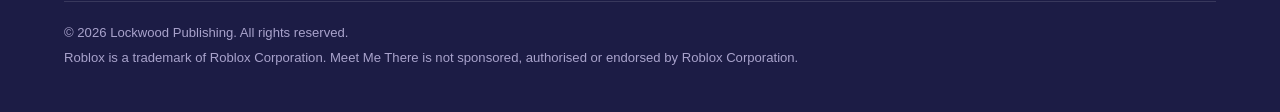
<file: faq/index.html>
<!DOCTYPE html>
<html lang="en">
<head>
<meta charset="utf-8">
<meta name="viewport" content="width=device-width, initial-scale=1, viewport-fit=cover">
<title>Help &amp; FAQs | Meet Me There</title>
<meta name="description" content="Answers to common questions about Meet Me There on Roblox: getting started, purchases and Robux, safety and reporting, and a guide for parents.">
<meta name="theme-color" content="#1C1C45">
<meta name="robots" content="index, follow">
<!-- Social previews: og:url and og:image must be full URLs on the live domain -->
<link rel="canonical" href="https://gomeetmethere.com/faq/">
<meta property="og:site_name" content="Meet Me There">
<meta property="og:title" content="Help &amp; FAQs | Meet Me There">
<meta property="og:url" content="https://gomeetmethere.com/faq/">
<meta property="og:description" content="Answers to common questions about Meet Me There on Roblox.">
<meta property="og:type" content="website">
<meta property="og:image" content="https://gomeetmethere.com/assets/img/hero.jpg">
<meta property="og:image:width" content="1920">
<meta property="og:image:height" content="1080">
<meta name="twitter:card" content="summary_large_image">
<link rel="icon" href="data:image/svg+xml,<svg xmlns='http://www.w3.org/2000/svg' viewBox='0 0 64 64'><circle cx='32' cy='32' r='30' fill='%23E8197D'/><path d='M32 46s-14-8.4-14-18a8 8 0 0 1 14-5.3A8 8 0 0 1 46 28c0 9.6-14 18-14 18z' fill='%23fff'/></svg>">
<link rel="stylesheet" href="../assets/css/styles.css">
</head>
<body id="top">
<a class="skip" href="#main">Skip to content</a>

<header class="subhead">
  <nav class="nav" aria-label="Main">
    <a class="home" href="../"><img src="../assets/img/logo.webp" alt="Meet Me There home" width="433" height="240"></a>
    <ul>
      <li class="link"><a href="../#aboard">On board</a></li>
      <li class="link"><a href="../#build">Get involved</a></li>
      <li class="keep"><a href="./" aria-current="page">FAQs</a></li>
      <li data-link="play" hidden><a class="btn btn-play" href="#">Play</a></li>
    </ul>
  </nav>
  <div class="inner">
    <h1>Help &amp; FAQs</h1>
    <p class="lede">Got a question? We've got you. Find answers to the most common questions below, or get in touch if you're still stuck.</p>
    <ul class="jump" aria-label="Jump to a topic">
      <li><a href="#getting-started">Getting started</a></li>
      <li><a href="#purchases">Purchases &amp; Robux</a></li>
      <li><a href="#safety">Safety &amp; your account</a></li>
      <li><a href="#parents">For parents</a></li>
      <li><a href="#community">Community &amp; feedback</a></li>
      <li><a href="#contact">Contact us</a></li>
    </ul>
  </div>
</header>

<main id="main">
  <div class="help faq-page">
    <div>
      <section class="scope" aria-label="Who can help with what">
        <div>
          <h2>We can help with</h2>
          <ul>
            <li>Bugs or anything not working in Meet Me There</li>
            <li>Items you bought in Meet Me There that didn't arrive</li>
            <li>Feedback, ideas and playtests</li>
          </ul>
        </div>
        <div>
          <h2>Roblox Support helps with</h2>
          <ul>
            <li>Your Roblox account, logins and passwords</li>
            <li>Robux payments, billing and refunds</li>
            <li>Account bans and moderation appeals</li>
          </ul>
        </div>
      </section>

      <!-- FAQ CONTENT START. EDIT: this is the draft set. Replace these groups with the final FAQs,
           or swap them for a help-centre embed. Keep each <details> id so existing links keep working. -->

      <section class="faq-group" id="getting-started" aria-labelledby="getting-started-h">
        <h2 id="getting-started-h">Getting started</h2>
        <div class="faq">
          <details id="what-is-meet-me-there">
            <summary>What is Meet Me There?<span class="pm" aria-hidden="true"></span></summary>
            <div class="a"><p>Meet Me There is a yacht-life roleplay experience on Roblox with fashion at its heart. Hang out with friends, battle on the dance floor, work a shift at the bar, explore the yacht and the island, and build your style and status as more of the yacht opens up.</p></div>
          </details>
          <details id="how-to-play">
            <summary>How do I start playing?<span class="pm" aria-hidden="true"></span></summary>
            <div class="a"><p>Meet Me There is played on Roblox, so all you need is a Roblox account. Tap Play on this site, or search for Meet Me There in the Roblox app.</p></div>
          </details>
          <details id="when-does-it-open">
            <summary>When does it open?<span class="pm" aria-hidden="true"></span></summary>
            <div class="a"><p>All aboard on 1 December 2026. Join our Discord or Roblox group to hear about playtests, news and events first.</p></div>
          </details>
          <details id="why-isnt-everything-open">
            <summary>Why isn't everything open yet?<span class="pm" aria-hidden="true"></span></summary>
            <div class="a"><p>On purpose. The yacht opens up over time, with new areas, experiences and events arriving regularly. Some of them will be shaped by player votes and feedback.</p></div>
          </details>
        </div>
      </section>

      <section class="faq-group" id="purchases" aria-labelledby="purchases-h">
        <h2 id="purchases-h">Purchases &amp; Robux</h2>
        <div class="faq">
          <details id="missing-purchase">
            <summary>I bought something and didn't receive it. What should I do?<span class="pm" aria-hidden="true"></span></summary>
            <div class="a"><p>First, rejoin the experience, as purchases sometimes take a moment to appear. If it's still missing, <a href="#contact">contact us</a> with your Roblox username, the item you bought and roughly when you bought it.</p></div>
          </details>
          <details id="refunds">
            <summary>How do refunds and billing work?<span class="pm" aria-hidden="true"></span></summary>
            <div class="a"><p>Purchases in Meet Me There are made with Robux, and Roblox handles all Robux payments and billing. If you have a question about a charge or want to ask about a refund, contact <a href="https://www.roblox.com/support" target="_blank" rel="noopener">Roblox Support</a>.</p></div>
          </details>
          <details id="spending-limits">
            <summary>Can I set a limit on how much is spent?<span class="pm" aria-hidden="true"></span></summary>
            <div class="a"><p>Yes. Roblox's Parental Controls let a parent set a monthly spending limit and choose which purchase notifications they get. See <a href="#parent-spending">managing spending</a> in the For parents section.</p></div>
          </details>
        </div>
      </section>

      <section class="faq-group" id="safety" aria-labelledby="safety-h">
        <h2 id="safety-h">Safety &amp; your account</h2>
        <div class="faq">
          <details id="report-player">
            <summary>How do I report another player?<span class="pm" aria-hidden="true"></span></summary>
            <div class="a"><p>Use Roblox's built-in report tool: open the Roblox menu in the experience, select Report, and choose the player. You can also block players from the same menu.</p></div>
          </details>
          <details id="rules">
            <summary>What are the rules on board?<span class="pm" aria-hidden="true"></span></summary>
            <div class="a"><p>Everyone in Meet Me There follows the <a href="https://about.roblox.com/community-standards" target="_blank" rel="noopener">Roblox Community Standards</a>. Be kind, respect other players' stories and outfits, and report anyone who makes the yacht a worse place to be.</p></div>
          </details>
          <details id="hacked-account">
            <summary>I can't get into my account, or I think it's been hacked.<span class="pm" aria-hidden="true"></span></summary>
            <div class="a"><p>Your account belongs to Roblox, so <a href="https://www.roblox.com/support" target="_blank" rel="noopener">Roblox Support</a> is the right place to recover it. We can't access or change Roblox accounts. To protect your account, turn on 2-Step Verification in your Roblox security settings and never share your password, even with someone claiming to be staff.</p></div>
          </details>
          <details id="banned">
            <summary>My Roblox account was banned. Can you help?<span class="pm" aria-hidden="true"></span></summary>
            <div class="a"><p>Account bans and moderation decisions are made by Roblox, so appeals go through <a href="https://www.roblox.com/support" target="_blank" rel="noopener">Roblox Support</a>.</p></div>
          </details>
        </div>
      </section>

      <section class="faq-group parents" id="parents" aria-labelledby="parents-h">
        <span class="eyebrow">For parents and carers</span>
        <h2 id="parents-h">A guide for parents</h2>
        <p>Meet Me There is an experience on Roblox, so your child plays with their Roblox account and Roblox's safety settings apply. You can manage spending, chat and the experiences they can join from Roblox's Parental Controls. Roblox's <a href="https://about.roblox.com/parental-controls" target="_blank" rel="noopener">parental controls guide</a> has step-by-step instructions.</p>
        <div class="faq">
          <details id="parent-suitability">
            <summary>Is Meet Me There suitable for my child?<span class="pm" aria-hidden="true"></span></summary>
            <div class="a"><p>Every Roblox experience shows a content maturity label on its Roblox page. Check the label on Meet Me There's page, then use Parental Controls to set the maturity level your child can access, or to block specific experiences.</p></div>
          </details>
          <details id="parent-spending">
            <summary>How do I manage what my child spends?<span class="pm" aria-hidden="true"></span></summary>
            <div class="a"><p>In Roblox, go to Settings, then Parental Controls, and choose your child's account. Under spending restrictions you can set a monthly spending limit and choose which purchase notifications you get.</p></div>
          </details>
          <details id="parent-chat">
            <summary>Can I control who my child chats with?<span class="pm" aria-hidden="true"></span></summary>
            <div class="a"><p>Yes. In Parental Controls, the communication settings let you turn experience chat and direct chat on or off, and manage chat and voice chat with friends. You can also review your child's connections and block or report users.</p></div>
          </details>
          <details id="parent-link">
            <summary>How do I set up Parental Controls?<span class="pm" aria-hidden="true"></span></summary>
            <div class="a"><p>Link a parent account to your child's account: from your child's account, open Parental Controls and choose to add a parent, then follow the steps to verify your age. Once linked, you can manage their settings from your own account.</p></div>
          </details>
          <details id="parent-contact">
            <summary>I have a concern about something in Meet Me There.<span class="pm" aria-hidden="true"></span></summary>
            <div class="a"><p>Report anything that happens in the experience using Roblox's Report tool, which goes straight to Roblox's moderation team. If your concern is about Meet Me There itself, <a href="#contact">contact us</a>.</p></div>
          </details>
        </div>
      </section>

      <section class="faq-group" id="community" aria-labelledby="community-h">
        <h2 id="community-h">Community &amp; feedback</h2>
        <div class="faq">
          <details id="feedback">
            <summary>How can I share feedback or join a playtest?<span class="pm" aria-hidden="true"></span></summary>
            <div class="a"><p>Join our Discord, where we share playtests, run community votes and collect feedback. You can also <a href="#contact">contact us</a> at any time.</p></div>
          </details>
          <details id="founding-crew">
            <summary>How do I join the Founding Crew?<span class="pm" aria-hidden="true"></span></summary>
            <div class="a"><p>Join our Discord or Roblox group, where we'll share how to get involved. Spaces are limited.</p></div>
          </details>
          <details id="discord-age">
            <summary>How old do I need to be to join the Discord?<span class="pm" aria-hidden="true"></span></summary>
            <div class="a"><p>Discord requires members to be at least 13, or older in some countries. See <a href="https://discord.com/terms" target="_blank" rel="noopener">Discord's Terms of Service</a>. If you're younger, you can follow news through our Roblox group instead.</p></div>
          </details>
        </div>
      </section>

      <!-- FAQ CONTENT END -->
    </div>

    <aside class="contact" id="contact" aria-labelledby="contact-h">
      <h2 class="h3" id="contact-h">Still need help?</h2>
      <div data-link="support" hidden>
        <p>Something not working? Get in touch with our support team. Include your Roblox username and a quick description of the issue so we can help.</p>
        <a class="btn btn-play" href="#">Email Support</a>
      </div>
      <div data-fallback="support">
        <p>Our support inbox opens soon. For anything to do with your Roblox account, Robux payments or safety, Roblox Support can help right now.</p>
        <a class="btn btn-play" href="https://www.roblox.com/support" target="_blank" rel="noopener">Roblox Support</a>
      </div>
      <ul>
        <li data-link="discord" hidden><a href="#">Discord<span aria-hidden="true">›</span></a></li>
        <li data-link="group" hidden><a href="#">Roblox group<span aria-hidden="true">›</span></a></li>
        <li data-link="terms" hidden><a href="#">Terms of Service<span aria-hidden="true">›</span></a></li>
        <li data-link="privacy" hidden><a href="#">Privacy Policy<span aria-hidden="true">›</span></a></li>
        <li><a href="https://about.roblox.com/parental-controls" target="_blank" rel="noopener">Roblox parental controls<span aria-hidden="true">›</span></a></li>
      </ul>
    </aside>
  </div>
</main>

<footer>
  <div class="foot">
    <div class="by"><a class="home" href="../"><img src="../assets/img/logo.webp" alt="Meet Me There home" width="433" height="240" loading="lazy"></a><span>Made by <a href="https://www.lockwood-publishing.com" target="_blank" rel="noopener">Lockwood Publishing</a></span></div>
    <ul>
      <li><a href="./">Help and FAQs</a></li>
      <li><a href="#parents">For parents</a></li>
      <li data-link="terms" hidden><a href="#">Terms of Service</a></li>
      <li data-link="privacy" hidden><a href="#">Privacy Policy</a></li>
      <li data-link="support" hidden><a href="#">Contact us</a></li>
    </ul>
    <!-- Social links. Icons from Simple Icons (CC0). -->
    <ul class="social" aria-label="Meet Me There on social media">
      <li><a href="https://www.instagram.com/gomeetmethere/" target="_blank" rel="noopener" aria-label="Instagram"><svg viewBox="0 0 24 24" aria-hidden="true" focusable="false"><path d="M7.0301.084c-1.2768.0602-2.1487.264-2.911.5634-.7888.3075-1.4575.72-2.1228 1.3877-.6652.6677-1.075 1.3368-1.3802 2.127-.2954.7638-.4956 1.6365-.552 2.914-.0564 1.2775-.0689 1.6882-.0626 4.947.0062 3.2586.0206 3.6671.0825 4.9473.061 1.2765.264 2.1482.5635 2.9107.308.7889.72 1.4573 1.388 2.1228.6679.6655 1.3365 1.0743 2.1285 1.38.7632.295 1.6361.4961 2.9134.552 1.2773.056 1.6884.069 4.9462.0627 3.2578-.0062 3.668-.0207 4.9478-.0814 1.28-.0607 2.147-.2652 2.9098-.5633.7889-.3086 1.4578-.72 2.1228-1.3881.665-.6682 1.0745-1.3378 1.3795-2.1284.2957-.7632.4966-1.636.552-2.9124.056-1.2809.0692-1.6898.063-4.948-.0063-3.2583-.021-3.6668-.0817-4.9465-.0607-1.2797-.264-2.1487-.5633-2.9117-.3084-.7889-.72-1.4568-1.3876-2.1228C21.2982 1.33 20.628.9208 19.8378.6165 19.074.321 18.2017.1197 16.9244.0645 15.6471.0093 15.236-.005 11.977.0014 8.718.0076 8.31.0215 7.0301.0839m.1402 21.6932c-1.17-.0509-1.8053-.2453-2.2287-.408-.5606-.216-.96-.4771-1.3819-.895-.422-.4178-.6811-.8186-.9-1.378-.1644-.4234-.3624-1.058-.4171-2.228-.0595-1.2645-.072-1.6442-.079-4.848-.007-3.2037.0053-3.583.0607-4.848.05-1.169.2456-1.805.408-2.2282.216-.5613.4762-.96.895-1.3816.4188-.4217.8184-.6814 1.3783-.9003.423-.1651 1.0575-.3614 2.227-.4171 1.2655-.06 1.6447-.072 4.848-.079 3.2033-.007 3.5835.005 4.8495.0608 1.169.0508 1.8053.2445 2.228.408.5608.216.96.4754 1.3816.895.4217.4194.6816.8176.9005 1.3787.1653.4217.3617 1.056.4169 2.2263.0602 1.2655.0739 1.645.0796 4.848.0058 3.203-.0055 3.5834-.061 4.848-.051 1.17-.245 1.8055-.408 2.2294-.216.5604-.4763.96-.8954 1.3814-.419.4215-.8181.6811-1.3783.9-.4224.1649-1.0577.3617-2.2262.4174-1.2656.0595-1.6448.072-4.8493.079-3.2045.007-3.5825-.006-4.848-.0608M16.953 5.5864A1.44 1.44 0 1 0 18.39 4.144a1.44 1.44 0 0 0-1.437 1.4424M5.8385 12.012c.0067 3.4032 2.7706 6.1557 6.173 6.1493 3.4026-.0065 6.157-2.7701 6.1506-6.1733-.0065-3.4032-2.771-6.1565-6.174-6.1498-3.403.0067-6.156 2.771-6.1496 6.1738M8 12.0077a4 4 0 1 1 4.008 3.9921A3.9996 3.9996 0 0 1 8 12.0077"/></svg></a></li>
      <li><a href="https://www.tiktok.com/@gomeetmethere" target="_blank" rel="noopener" aria-label="TikTok"><svg viewBox="0 0 24 24" aria-hidden="true" focusable="false"><path d="M12.525.02c1.31-.02 2.61-.01 3.91-.02.08 1.53.63 3.09 1.75 4.17 1.12 1.11 2.7 1.62 4.24 1.79v4.03c-1.44-.05-2.89-.35-4.2-.97-.57-.26-1.1-.59-1.62-.93-.01 2.92.01 5.84-.02 8.75-.08 1.4-.54 2.79-1.35 3.94-1.31 1.92-3.58 3.17-5.91 3.21-1.43.08-2.86-.31-4.08-1.03-2.02-1.19-3.44-3.37-3.65-5.71-.02-.5-.03-1-.01-1.49.18-1.9 1.12-3.72 2.58-4.96 1.66-1.44 3.98-2.13 6.15-1.72.02 1.48-.04 2.96-.04 4.44-.99-.32-2.15-.23-3.02.37-.63.41-1.11 1.04-1.36 1.75-.21.51-.15 1.07-.14 1.61.24 1.64 1.82 3.02 3.5 2.87 1.12-.01 2.19-.66 2.77-1.61.19-.33.4-.67.41-1.06.1-1.79.06-3.57.07-5.36.01-4.03-.01-8.05.02-12.07z"/></svg></a></li>
      <li><a href="https://www.twitch.tv/gomeetmethere" target="_blank" rel="noopener" aria-label="Twitch"><svg viewBox="0 0 24 24" aria-hidden="true" focusable="false"><path d="M11.571 4.714h1.715v5.143H11.57zm4.715 0H18v5.143h-1.714zM6 0L1.714 4.286v15.428h5.143V24l4.286-4.286h3.428L22.286 12V0zm14.571 11.143l-3.428 3.428h-3.429l-3 3v-3H6.857V1.714h13.714Z"/></svg></a></li>
      <li><a href="https://www.youtube.com/@gomeetmethere" target="_blank" rel="noopener" aria-label="YouTube"><svg viewBox="0 0 24 24" aria-hidden="true" focusable="false"><path d="M23.498 6.186a3.016 3.016 0 0 0-2.122-2.136C19.505 3.545 12 3.545 12 3.545s-7.505 0-9.377.505A3.017 3.017 0 0 0 .502 6.186C0 8.07 0 12 0 12s0 3.93.502 5.814a3.016 3.016 0 0 0 2.122 2.136c1.871.505 9.376.505 9.376.505s7.505 0 9.377-.505a3.015 3.015 0 0 0 2.122-2.136C24 15.93 24 12 24 12s0-3.93-.502-5.814zM9.545 15.568V8.432L15.818 12l-6.273 3.568z"/></svg></a></li>
      <li><a href="https://discord.gg/BKfU8xBUXA" target="_blank" rel="noopener" aria-label="Discord"><svg viewBox="0 0 24 24" aria-hidden="true" focusable="false"><path d="M20.317 4.3698a19.7913 19.7913 0 00-4.8851-1.5152.0741.0741 0 00-.0785.0371c-.211.3753-.4447.8648-.6083 1.2495-1.8447-.2762-3.68-.2762-5.4868 0-.1636-.3933-.4058-.8742-.6177-1.2495a.077.077 0 00-.0785-.037 19.7363 19.7363 0 00-4.8852 1.515.0699.0699 0 00-.0321.0277C.5334 9.0458-.319 13.5799.0992 18.0578a.0824.0824 0 00.0312.0561c2.0528 1.5076 4.0413 2.4228 5.9929 3.0294a.0777.0777 0 00.0842-.0276c.4616-.6304.8731-1.2952 1.226-1.9942a.076.076 0 00-.0416-.1057c-.6528-.2476-1.2743-.5495-1.8722-.8923a.077.077 0 01-.0076-.1277c.1258-.0943.2517-.1923.3718-.2914a.0743.0743 0 01.0776-.0105c3.9278 1.7933 8.18 1.7933 12.0614 0a.0739.0739 0 01.0785.0095c.1202.099.246.1981.3728.2924a.077.077 0 01-.0066.1276 12.2986 12.2986 0 01-1.873.8914.0766.0766 0 00-.0407.1067c.3604.698.7719 1.3628 1.225 1.9932a.076.076 0 00.0842.0286c1.961-.6067 3.9495-1.5219 6.0023-3.0294a.077.077 0 00.0313-.0552c.5004-5.177-.8382-9.6739-3.5485-13.6604a.061.061 0 00-.0312-.0286zM8.02 15.3312c-1.1825 0-2.1569-1.0857-2.1569-2.419 0-1.3332.9555-2.4189 2.157-2.4189 1.2108 0 2.1757 1.0952 2.1568 2.419 0 1.3332-.9555 2.4189-2.1569 2.4189zm7.9748 0c-1.1825 0-2.1569-1.0857-2.1569-2.419 0-1.3332.9554-2.4189 2.1569-2.4189 1.2108 0 2.1757 1.0952 2.1568 2.419 0 1.3332-.946 2.4189-2.1568 2.4189Z"/></svg></a></li>
    </ul>
  </div>
  <div class="legal">
    <p>&copy; <span id="year">2026</span> Lockwood Publishing. All rights reserved.</p>
    <p>Roblox is a trademark of Roblox Corporation. Meet Me There is not sponsored, authorised or endorsed by Roblox Corporation.</p>
  </div>
</footer>

<script src="../assets/js/config.js" defer></script>
<script src="../assets/js/main.js" defer></script>
</body>
</html>
</file>
<file: assets/css/styles.css>
/* Meet Me There landing page styles */
:root{
  --navy:#1C1C45; --navy-2:#26265A; --magenta:#E8197D; --magenta-ink:#DA1576; --magenta-dk:#C4106A;
  --purple:#3D2E8F; --violet:#7B2FBE; --teal:#028090; --orange:#F26A1B;
  --lilac:#F4EEFB; --lilac-2:#E9DFF7; --ink:#1C1C45; --muted:#5E5A80; --line:#DCD2EE;
  --display:"Helvetica Neue",Helvetica,Arial,sans-serif;
  --body:"Helvetica Neue",Helvetica,Arial,sans-serif;
  --pad:clamp(20px,5vw,72px);
  color-scheme:light;
}
*,*::before,*::after{box-sizing:border-box}
html{scroll-behavior:smooth;scroll-padding-top:80px}
body{margin:0;background:var(--lilac);color:var(--ink);font-family:var(--body);font-size:1.0625rem;line-height:1.6;-webkit-font-smoothing:antialiased;padding-bottom:env(safe-area-inset-bottom,0px)}
img,video{max-width:100%;display:block}
a{color:inherit}
:focus-visible{outline:3px solid var(--magenta);outline-offset:3px;border-radius:8px}
[hidden]{display:none!important}
.sr-only{position:absolute;width:1px;height:1px;overflow:hidden;clip:rect(0 0 0 0);white-space:nowrap}
.skip{position:absolute;left:12px;top:-60px;z-index:50;background:#fff;color:var(--navy);padding:10px 16px;border-radius:10px;font-weight:700}
.skip:focus{top:calc(12px + env(safe-area-inset-top,0px))}
h2{font-family:var(--display);font-weight:700;letter-spacing:-.03em;line-height:1;font-size:clamp(2.2rem,5vw,3.8rem);margin:0}
.lede{font-size:clamp(1.05rem,1.4vw,1.2rem);color:var(--muted);max-width:56ch;margin:16px 0 0}

/* Buttons */
.btn{display:inline-flex;align-items:center;gap:10px;font-weight:700;font-size:1.02rem;text-decoration:none;border-radius:999px;padding:14px 26px;border:0;cursor:pointer;transition:transform .15s ease, background-color .15s ease}
.btn:hover{transform:translateY(-1px)}
.btn-play{background:var(--magenta-ink);color:#fff;box-shadow:0 10px 30px -8px rgba(232,25,125,.6)}
.btn-play:hover{background:var(--magenta-dk)}
.btn-play svg{width:18px;height:18px}
.btn-ghost{background:rgba(255,255,255,.18);color:#fff;box-shadow:inset 0 0 0 1.5px rgba(255,255,255,.7);backdrop-filter:blur(8px);-webkit-backdrop-filter:blur(8px)}
.btn-ghost:hover{background:rgba(255,255,255,.28)}
.btn-soon{background:rgba(255,255,255,.12);color:#fff;box-shadow:inset 0 0 0 1.5px rgba(232,25,125,.8);cursor:default}
.btn-soon:hover{transform:none}
.btn-line{background:#fff;color:var(--navy);box-shadow:inset 0 0 0 1.5px var(--line)}
.btn-line:hover{box-shadow:inset 0 0 0 1.5px var(--violet)}

/* Nav */
.nav{position:absolute;top:0;left:0;right:0;z-index:10;display:flex;align-items:center;justify-content:space-between;gap:16px;padding:calc(18px + env(safe-area-inset-top,0px)) var(--pad) 18px}
.nav .home{font-family:var(--display);font-weight:700;font-size:1.25rem;letter-spacing:-.02em;color:#fff;text-decoration:none;text-shadow:0 2px 14px rgba(28,28,69,.35)}
.nav .home img{display:block;height:clamp(46px,4.6vw,64px);width:auto;filter:drop-shadow(0 4px 14px rgba(28,28,69,.35))}
.nav ul{list-style:none;margin:0;padding:0;display:flex;align-items:center;gap:clamp(12px,2.4vw,30px)}
.nav ul a{color:#fff;text-decoration:none;font-weight:600;text-shadow:0 2px 12px rgba(28,28,69,.4)}
.nav ul a:hover{text-decoration:underline;text-underline-offset:5px;text-decoration-thickness:2px}
.nav .btn{padding:10px 18px;font-size:.95rem;text-shadow:none}

/* Hero: the game's own logo art is the headline */
.hero{position:relative;overflow:hidden;color:#fff;background:var(--navy)}
.hero picture{position:relative;display:block;aspect-ratio:21/9;max-height:72svh;width:100%}
.hero picture img{position:absolute;inset:0;width:100%;height:100%;object-fit:cover;object-position:50% 46%}
.hero picture::after{content:"";position:absolute;inset:auto 0 0 0;height:48%;background:linear-gradient(to bottom,rgba(28,28,69,0),rgba(28,28,69,.7) 60%,var(--navy))}
.hero-inner{position:relative;z-index:3;margin-top:clamp(-120px,-7vw,-48px);padding:0 var(--pad) clamp(56px,7vw,96px);display:flex;flex-direction:column;align-items:center;text-align:center}
.hero h1{font-family:var(--display);font-weight:700;font-size:clamp(2.3rem,5.4vw,4.6rem);letter-spacing:-.035em;line-height:1;margin:0;max-width:16ch;text-wrap:balance}
.hero-copy{margin:18px 0 0;max-width:58ch;color:#DCD5F5;font-size:clamp(1.02rem,1.3vw,1.18rem)}
.hero-copy p{margin:0 0 8px}
.hero-copy p:first-child{color:#fff;font-weight:600}
.hero-actions{display:flex;flex-wrap:wrap;gap:12px;justify-content:center;margin-top:26px}
.hero-row{display:flex;align-items:center;justify-content:center;gap:16px;margin-top:28px;flex-wrap:wrap}
.down{display:inline-flex;align-items:center;gap:12px;color:#fff;text-decoration:none;font-weight:600}
.down i{width:52px;height:52px;border-radius:50%;display:grid;place-items:center;box-shadow:inset 0 0 0 1.5px rgba(255,255,255,.6);transition:transform .2s,background-color .2s}
.down svg{width:20px;height:20px}
.down:hover i{background:rgba(255,255,255,.12);transform:translateY(3px)}
.launch{margin:22px 0 0;font-weight:600;color:#EDE6FA;display:flex;align-items:center;gap:10px}
.launch i{width:9px;height:9px;border-radius:50%;background:var(--magenta);box-shadow:0 0 0 4px rgba(232,25,125,.3)}

/* Trailer */
.trailer{position:relative;background:var(--navy);color:#fff;padding:clamp(64px,9vw,120px) var(--pad);overflow:hidden}
.trailer-head{max-width:1200px;margin:0 auto 32px}
.trailer-head .lede{color:#C9C3E8;margin:16px 0 0;max-width:58ch}
.frame{position:relative;max-width:1200px;margin:0 auto;border-radius:24px;overflow:hidden;background:#000;box-shadow:0 40px 100px -30px rgba(232,25,125,.55),0 0 0 1px rgba(255,255,255,.1)}
.frame video{width:100%;aspect-ratio:16/9;object-fit:cover}
.frame button.cover{position:absolute;inset:0;display:grid;place-items:center;border:0;padding:0;cursor:pointer;background:transparent}
.frame button.cover img{position:absolute;inset:0;width:100%;height:100%;object-fit:cover}
/* EDIT: top offsets the play button below the logo in the current poster (assets/video/trailer-poster.webp); set 0 to centre it */
.frame button.cover span{position:relative;top:14%;width:clamp(68px,9vw,96px);height:clamp(68px,9vw,96px);border-radius:50%;background:var(--magenta);display:grid;place-items:center;box-shadow:0 0 0 12px rgba(232,25,125,.25);transition:transform .2s}
.frame button.cover:hover span{transform:scale(1.06)}
.frame button.cover svg{width:34%;height:34%;margin-left:6%;fill:#fff}

.section{padding:clamp(72px,10vw,140px) var(--pad)}
.inner{max-width:1320px;margin:0 auto}
.pill{display:inline-flex;align-items:center;gap:7px;font-size:.8rem;font-weight:700;padding:4px 11px;border-radius:999px;background:#fff;color:var(--teal);box-shadow:inset 0 0 0 1.5px currentColor}
.pill::before{content:"";width:7px;height:7px;border-radius:50%;background:currentColor}
.pill.soon{color:var(--magenta-ink)}

/* Life aboard */
.aboard-wrap{background:#fff}
.head-row{max-width:1000px}
.head-row .lede{margin:16px 0 0;max-width:60ch}
.acts{display:grid;grid-template-columns:repeat(6,minmax(0,1fr));gap:20px;margin-top:clamp(36px,5vw,56px)}
.act{grid-column:span 2;display:flex;flex-direction:column;border-radius:22px;overflow:hidden;background:var(--lilac)}
.act.feature{grid-column:span 3}
.act .ph{position:relative;aspect-ratio:16/10;overflow:hidden;background:var(--lilac-2)}
.act.feature .ph{aspect-ratio:16/9}
.act .ph img{position:absolute;inset:0;width:100%;height:100%;object-fit:cover}
.act .ph .pill{position:absolute;left:14px;top:14px}
.act .body{padding:18px 20px 22px}
.act h3{font-family:var(--display);font-weight:700;font-size:1.45rem;letter-spacing:-.02em;margin:0;line-height:1.1}
.act.feature h3{font-size:clamp(1.8rem,3vw,2.4rem)}
.act p{margin:8px 0 0;color:var(--muted);font-size:.98rem}

/* Journey strip: a real sequence, so it is numbered */
.journey{list-style:none;margin:clamp(36px,5vw,56px) 0 0;padding:0;display:grid;grid-template-columns:repeat(4,minmax(0,1fr));gap:20px;counter-reset:j}
.journey li{position:relative}
.journey .shot{border-radius:20px;overflow:hidden;aspect-ratio:4/5;background:var(--lilac-2)}
/* Cards are designed 4:5 posters with the logo along the bottom, so they keep 4:5 on every screen.
   EDIT: if a card ever needs cropping, set its focus with style="--pos:x% y%" on the img */
.journey .shot img{width:100%;height:100%;object-fit:cover;object-position:var(--pos,50% 50%)}
.journey .num{position:absolute;left:14px;top:14px;width:44px;height:44px;font-size:1rem;border-radius:50%;display:grid;place-items:center;background:var(--c);color:#fff;font-family:var(--display);font-weight:700;box-shadow:0 6px 18px -6px rgba(28,28,69,.6)}
.journey h3{font-family:var(--display);font-weight:700;font-size:1.5rem;letter-spacing:-.02em;margin:16px 0 0}
.journey p{margin:6px 0 0;color:var(--muted);font-size:.97rem}

/* The yacht keeps opening up */
.opening{position:relative;background:var(--navy);color:#fff;overflow:hidden}
.opening .lede{color:#C9C3E8}
.open-grid{display:grid;grid-template-columns:minmax(0,1.35fr) minmax(0,1fr);gap:clamp(28px,4vw,56px);margin-top:clamp(36px,5vw,56px);align-items:stretch}
.rhythm{list-style:none;margin:0;padding:0;display:grid;grid-template-columns:repeat(3,minmax(0,1fr));gap:14px;counter-reset:r}
.rhythm li{counter-increment:r;position:relative;padding:18px 18px 20px;border-radius:18px;background:var(--navy-2);box-shadow:inset 0 0 0 1px rgba(255,255,255,.08)}
.rhythm li::before{content:counter(r);display:inline-grid;place-items:center;width:30px;height:30px;border-radius:50%;background:var(--c);font-weight:700;font-size:.9rem;font-family:var(--display)}
.rhythm b{display:block;margin-top:12px;font-size:1.05rem}
.rhythm span{display:block;color:#B9B3DC;font-size:.9rem;margin-top:3px}
.teaser{position:relative;border-radius:22px;overflow:hidden;min-height:300px;display:flex;align-items:flex-end;background:#2b2160}
.teaser img{position:absolute;inset:0;width:100%;height:100%;object-fit:cover;opacity:.8}
.teaser::after{content:"";position:absolute;inset:0;background:linear-gradient(to top,rgba(28,28,69,.92),rgba(28,28,69,.15))}
.teaser .lock{position:absolute;left:50%;top:38%;transform:translate(-50%,-50%);z-index:1;width:72px;height:72px;border-radius:50%;display:grid;place-items:center;background:rgba(255,255,255,.14);backdrop-filter:blur(6px);-webkit-backdrop-filter:blur(6px);box-shadow:inset 0 0 0 1.5px rgba(255,255,255,.5)}
.teaser .lock svg{width:28px;height:28px}
.teaser .cap{position:relative;z-index:1;padding:22px 24px}
.teaser .cap b{display:block;font-family:var(--display);font-size:1.5rem;font-weight:700;letter-spacing:-.02em;line-height:1.1}
.teaser .cap span{display:block;color:#D8D2F2;margin-top:6px}

/* Help us build it */
.build-grid{display:grid;grid-template-columns:minmax(0,1.2fr) minmax(0,1fr);gap:clamp(28px,4vw,56px);margin-top:clamp(36px,5vw,56px);align-items:start}
.votes{display:grid;gap:12px}
.vote{display:flex;align-items:center;gap:16px;padding:16px 18px;border-radius:18px;background:#fff;box-shadow:inset 0 0 0 1.5px var(--line)}
.vote .ic{flex:none;width:44px;height:44px;border-radius:14px;display:grid;place-items:center;background:var(--c);color:#fff}
.vote .ic svg{width:22px;height:22px}
.vote b{display:block;font-weight:700;font-size:1.05rem}
.vote small{display:block;color:var(--muted);font-size:.93rem;margin-top:2px}
.ways{list-style:none;padding:0;display:flex;flex-wrap:wrap;gap:8px;margin:20px 0 0}
.ways li{padding:8px 14px;border-radius:999px;background:var(--lilac-2);font-weight:600;font-size:.92rem}
.closing{margin:26px 0 0;padding:18px 20px;border-radius:16px;background:#fff;box-shadow:inset 0 0 0 1.5px var(--line);border-left:4px solid var(--magenta);font-weight:600}
.crewcard{position:relative;border-radius:28px;overflow:hidden;background:linear-gradient(140deg,var(--purple),var(--violet) 55%,var(--magenta));color:#fff;padding:clamp(26px,3vw,38px)}
.crewcard h3{font-family:var(--display);font-weight:700;font-size:clamp(1.8rem,3vw,2.4rem);letter-spacing:-.03em;line-height:1;margin:0}
.crewcard p{margin:12px 0 0;color:#F1E9FF}
.crewcard ul{list-style:none;margin:20px 0 0;padding:0;display:grid;gap:10px}
.crewcard li{display:flex;gap:12px;align-items:flex-start;font-weight:600}
.crewcard li svg{flex:none;width:22px;height:22px;margin-top:1px}
.crewcard .hero-actions{justify-content:flex-start;margin-top:26px}
.crewcard small{display:block;margin-top:16px;color:#E7DBFF;font-size:.85rem}

/* Help */
.help{padding:clamp(40px,6vw,96px) var(--pad) clamp(72px,10vw,140px);max-width:calc(1320px + 2 * var(--pad));margin:0 auto;display:grid;grid-template-columns:minmax(0,1.6fr) minmax(0,1fr);gap:clamp(32px,5vw,72px);align-items:start}
.faq{margin-top:32px;border-top:1.5px solid var(--line)}
.faq details{border-bottom:1.5px solid var(--line)}
.faq summary{list-style:none;cursor:pointer;display:flex;justify-content:space-between;align-items:center;gap:20px;padding:20px 4px;font-weight:700;font-size:1.1rem}
.faq summary::-webkit-details-marker{display:none}
.faq summary .pm{flex:none;width:30px;height:30px;border-radius:50%;background:#fff;box-shadow:inset 0 0 0 1.5px var(--line);position:relative}
.faq summary .pm::before,.faq summary .pm::after{content:"";position:absolute;left:50%;top:50%;width:12px;height:2px;background:var(--magenta);transform:translate(-50%,-50%);transition:transform .2s}
.faq summary .pm::after{transform:translate(-50%,-50%) rotate(90deg)}
.faq details[open] summary .pm::after{transform:translate(-50%,-50%) rotate(0deg)}
.faq details[open] summary{color:var(--purple)}
.faq .a{padding:0 4px 22px;color:var(--muted);max-width:62ch}
.faq .a p{margin:0 0 10px}
.contact{position:sticky;top:24px;background:#fff;border-radius:24px;padding:clamp(24px,3vw,36px);box-shadow:0 0 0 1.5px var(--line)}
.contact h3,.contact .h3{font-family:var(--display);font-weight:700;font-size:1.7rem;letter-spacing:-.02em;margin:0;line-height:1.1}
.contact p{color:var(--muted);margin:10px 0 0}
.contact .btn{margin-top:20px}
.contact .mail{display:inline-block;margin-top:18px;font-weight:700;font-size:1.1rem;color:var(--magenta);text-decoration-thickness:2px;text-underline-offset:4px;word-break:break-all}
.contact ul{list-style:none;padding:0;margin:22px 0 0;border-top:1.5px solid var(--line)}
.contact li a{display:flex;justify-content:space-between;padding:14px 0;border-bottom:1.5px solid var(--line);font-weight:600;text-decoration:none}
.contact li a:hover{color:var(--magenta-ink)}

.faq-links{list-style:none;margin:28px 0 28px;padding:0;border-top:1.5px solid var(--line)}
.faq-links a{display:flex;justify-content:space-between;gap:20px;padding:18px 4px;border-bottom:1.5px solid var(--line);font-weight:700;font-size:1.08rem;text-decoration:none}
.faq-links a::after{content:"→";color:var(--magenta-ink)}
.faq-links a:hover{color:var(--purple)}
.faq .a a{color:var(--purple);font-weight:600;text-underline-offset:3px}
.faq .a ul{margin:0 0 10px;padding-left:1.2em}
.faq .a li{margin:0 0 6px}

/* Help & FAQs page */
.subhead{position:relative;background:var(--navy);color:#fff;padding:calc(120px + env(safe-area-inset-top,0px)) var(--pad) clamp(48px,6vw,80px);overflow:hidden}
.subhead::after{content:"";position:absolute;right:-120px;top:-120px;width:420px;height:420px;border-radius:50%;background:radial-gradient(closest-side,rgba(232,25,125,.35),rgba(232,25,125,0))}
.subhead .inner{position:relative;z-index:1}
.subhead h1{font-family:var(--display);font-weight:700;font-size:clamp(2.4rem,6vw,4.4rem);letter-spacing:-.035em;line-height:1;margin:0}
.subhead .lede{color:#C9C3E8}
.jump{list-style:none;margin:28px 0 0;padding:0;display:flex;flex-wrap:wrap;gap:10px}
.jump a{display:inline-block;padding:9px 16px;border-radius:999px;background:rgba(255,255,255,.1);box-shadow:inset 0 0 0 1px rgba(255,255,255,.3);color:#fff;font-weight:600;font-size:.95rem;text-decoration:none}
.jump a:hover{background:rgba(255,255,255,.2)}
.scope{display:grid;grid-template-columns:repeat(2,minmax(0,1fr));gap:16px;margin:0 0 clamp(40px,5vw,64px)}
.scope div{padding:20px 22px;border-radius:20px;background:#fff;box-shadow:inset 0 0 0 1.5px var(--line)}
.scope h2{font-size:1.2rem;letter-spacing:-.01em;line-height:1.2}
.scope ul{margin:10px 0 0;padding-left:1.2em;color:var(--muted)}
.scope li{margin:0 0 4px}
.faq-page{padding-top:clamp(40px,6vw,72px)}
.faq-group{scroll-margin-top:24px}
.faq-group + .faq-group{margin-top:clamp(40px,5vw,64px)}
.faq-group h2{font-size:clamp(1.6rem,3vw,2.2rem);letter-spacing:-.02em}
.faq-group .faq{margin-top:18px}
.parents{padding:clamp(22px,3vw,34px);border-radius:24px;background:#fff;box-shadow:inset 0 0 0 2px var(--teal)}
.parents .eyebrow{display:inline-block;font-size:.8rem;font-weight:700;padding:4px 11px;border-radius:999px;background:var(--teal);color:#fff;margin-bottom:12px}
.parents > p{color:var(--muted);margin:12px 0 0;max-width:62ch}
.parents > p a{color:var(--purple);font-weight:600;text-underline-offset:3px}
.parents .faq{border-top-color:var(--line)}

/* Footer */
footer{background:var(--navy);color:#C9C3E8;padding:48px var(--pad) calc(40px + env(safe-area-inset-bottom,0px));font-size:.92rem}
.foot{max-width:1320px;margin:0 auto;display:flex;flex-wrap:wrap;justify-content:space-between;gap:20px 40px;align-items:center}
.foot .by{display:flex;flex-direction:column;gap:2px}
.foot .by .home img{display:block;height:64px;width:auto;margin:0 0 8px -4px}
.foot .by span{font-size:.85rem}
.foot .by span a{text-decoration:underline;text-underline-offset:3px}
.foot .home{font-family:var(--display);font-weight:700;color:#fff;font-size:1.3rem;text-decoration:none}
.foot ul{list-style:none;margin:0;padding:0;display:flex;flex-wrap:wrap;gap:8px 24px}
.foot a{color:#fff;text-decoration:none}
.foot a:hover{text-decoration:underline}
.foot .social{gap:10px}
.foot .social a{display:grid;place-items:center;width:42px;height:42px;border-radius:50%;background:rgba(255,255,255,.1);transition:background .2s,transform .2s}
.foot .social a:hover,.foot .social a:focus-visible{background:var(--magenta-ink);transform:translateY(-2px);text-decoration:none}
.foot .social svg{width:20px;height:20px;fill:currentColor}
.legal{max-width:1320px;margin:28px auto 0;padding-top:20px;border-top:1px solid rgba(255,255,255,.12);font-size:.82rem;color:#A9A3CC}
.legal p{margin:0 0 4px}
.legal a{color:#fff;text-decoration:underline;text-underline-offset:3px}

@media (max-width:1080px){
  .hero picture{aspect-ratio:16/10}
  .acts{grid-template-columns:repeat(2,minmax(0,1fr))}
  .act{grid-column:span 1}
  .act.feature{grid-column:span 2}
  .journey{grid-template-columns:repeat(2,minmax(0,1fr))}
  .open-grid,.build-grid{grid-template-columns:1fr}
}
@media (max-width:900px){
  .help{grid-template-columns:1fr}
  .scope{grid-template-columns:1fr}
  .contact{position:static}
}
@media (max-width:640px){
  .nav ul li.link{display:none}
  .nav ul{gap:16px}
  .hero picture{aspect-ratio:1/1;max-height:none}
  .hero-inner{margin-top:-40px;padding-bottom:52px}
  .hero-actions .btn{flex:1 1 100%;justify-content:center}
  .acts{grid-template-columns:1fr}
  .act.feature{grid-column:span 1}
  .journey{grid-template-columns:1fr}
  .frame button.cover span{top:22%;width:56px;height:56px;box-shadow:0 0 0 8px rgba(232,25,125,.25)}
  .rhythm{grid-template-columns:1fr 1fr}
}
@media (prefers-reduced-motion:reduce){html{scroll-behavior:auto}*{transition:none!important}}
</file>
